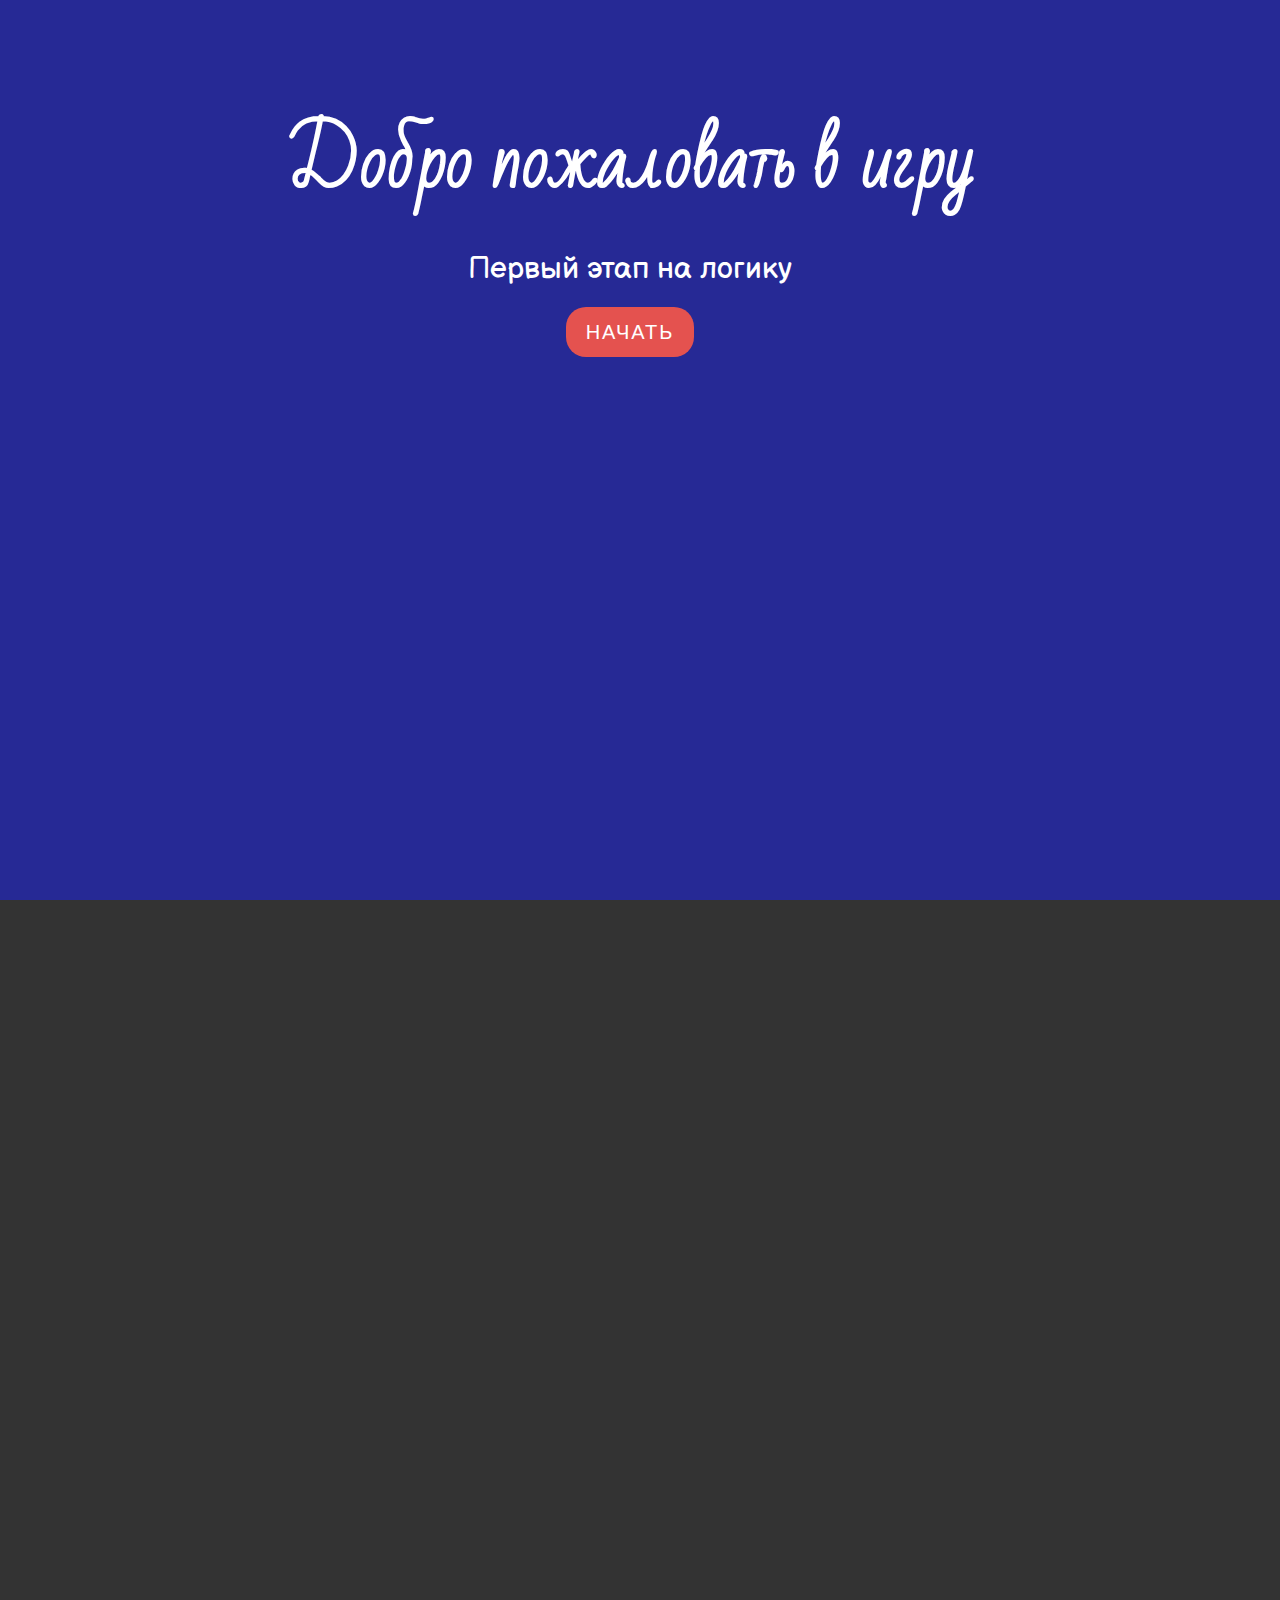
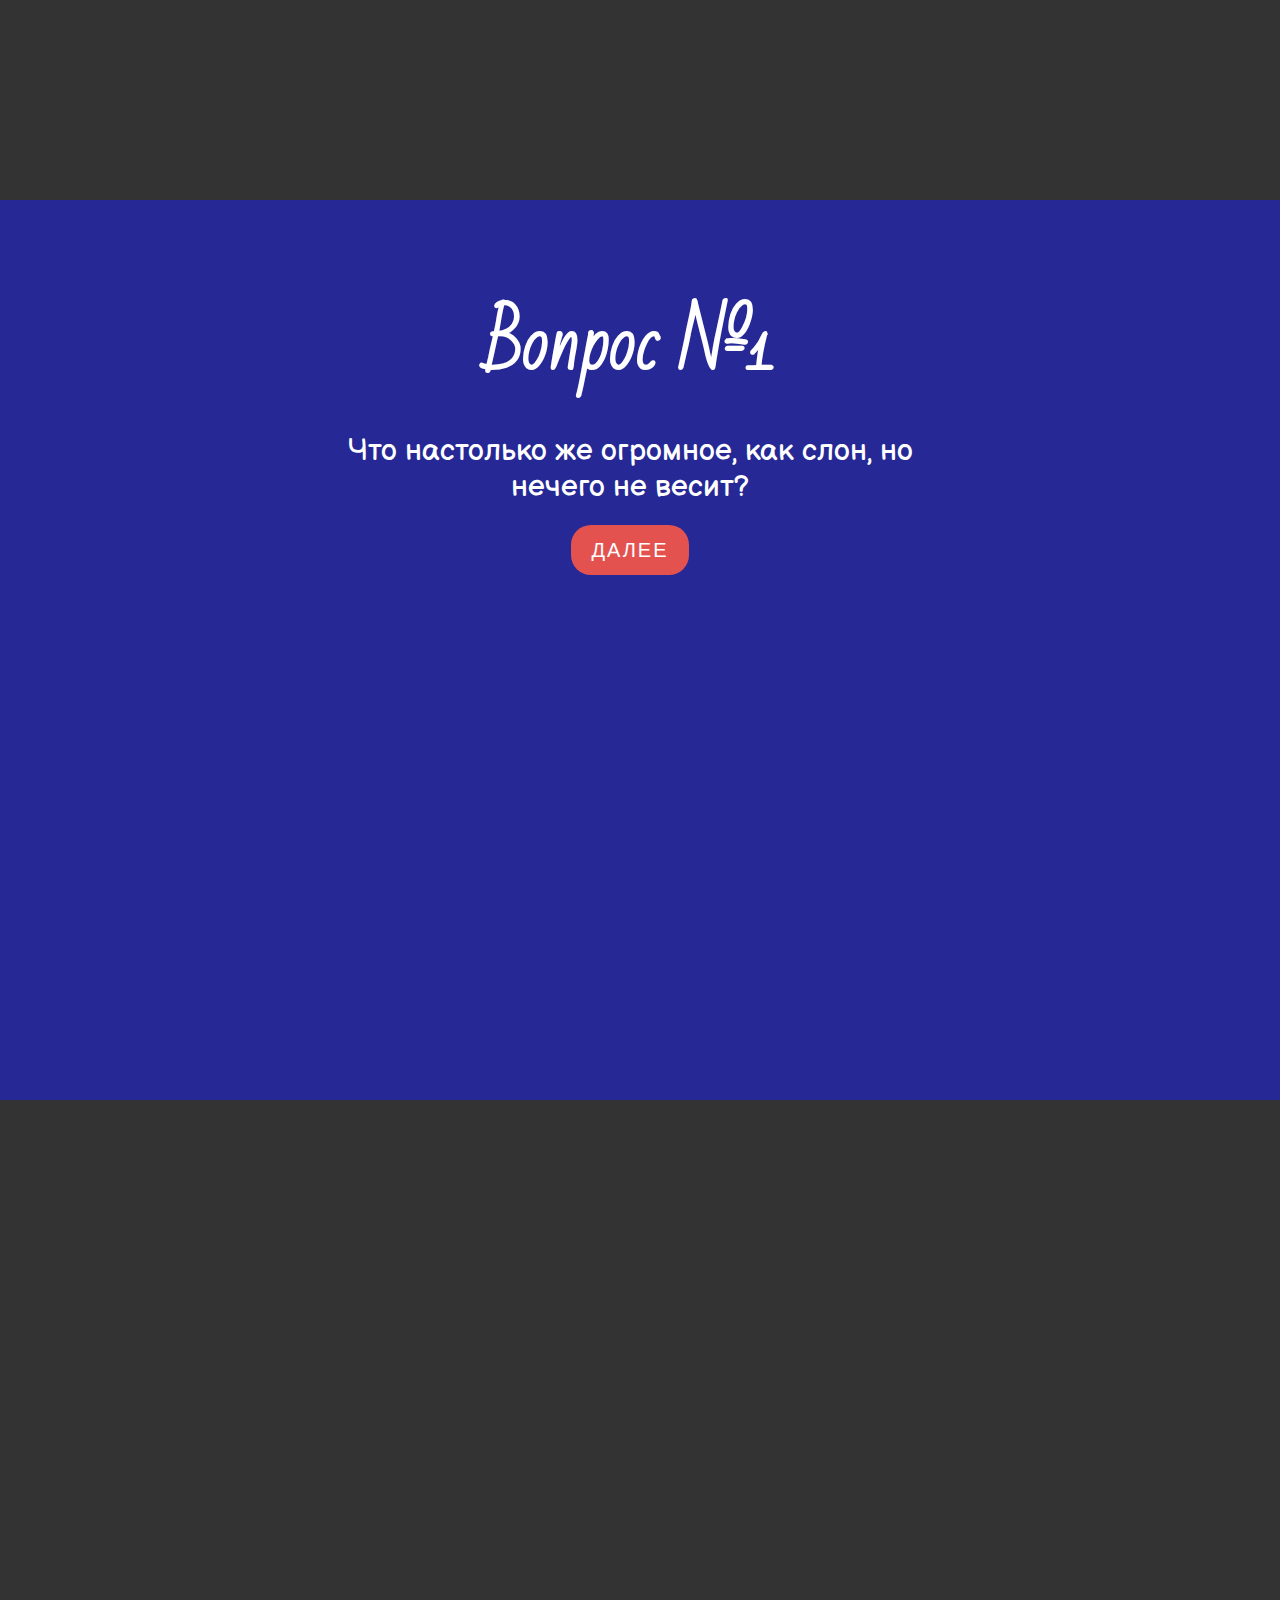
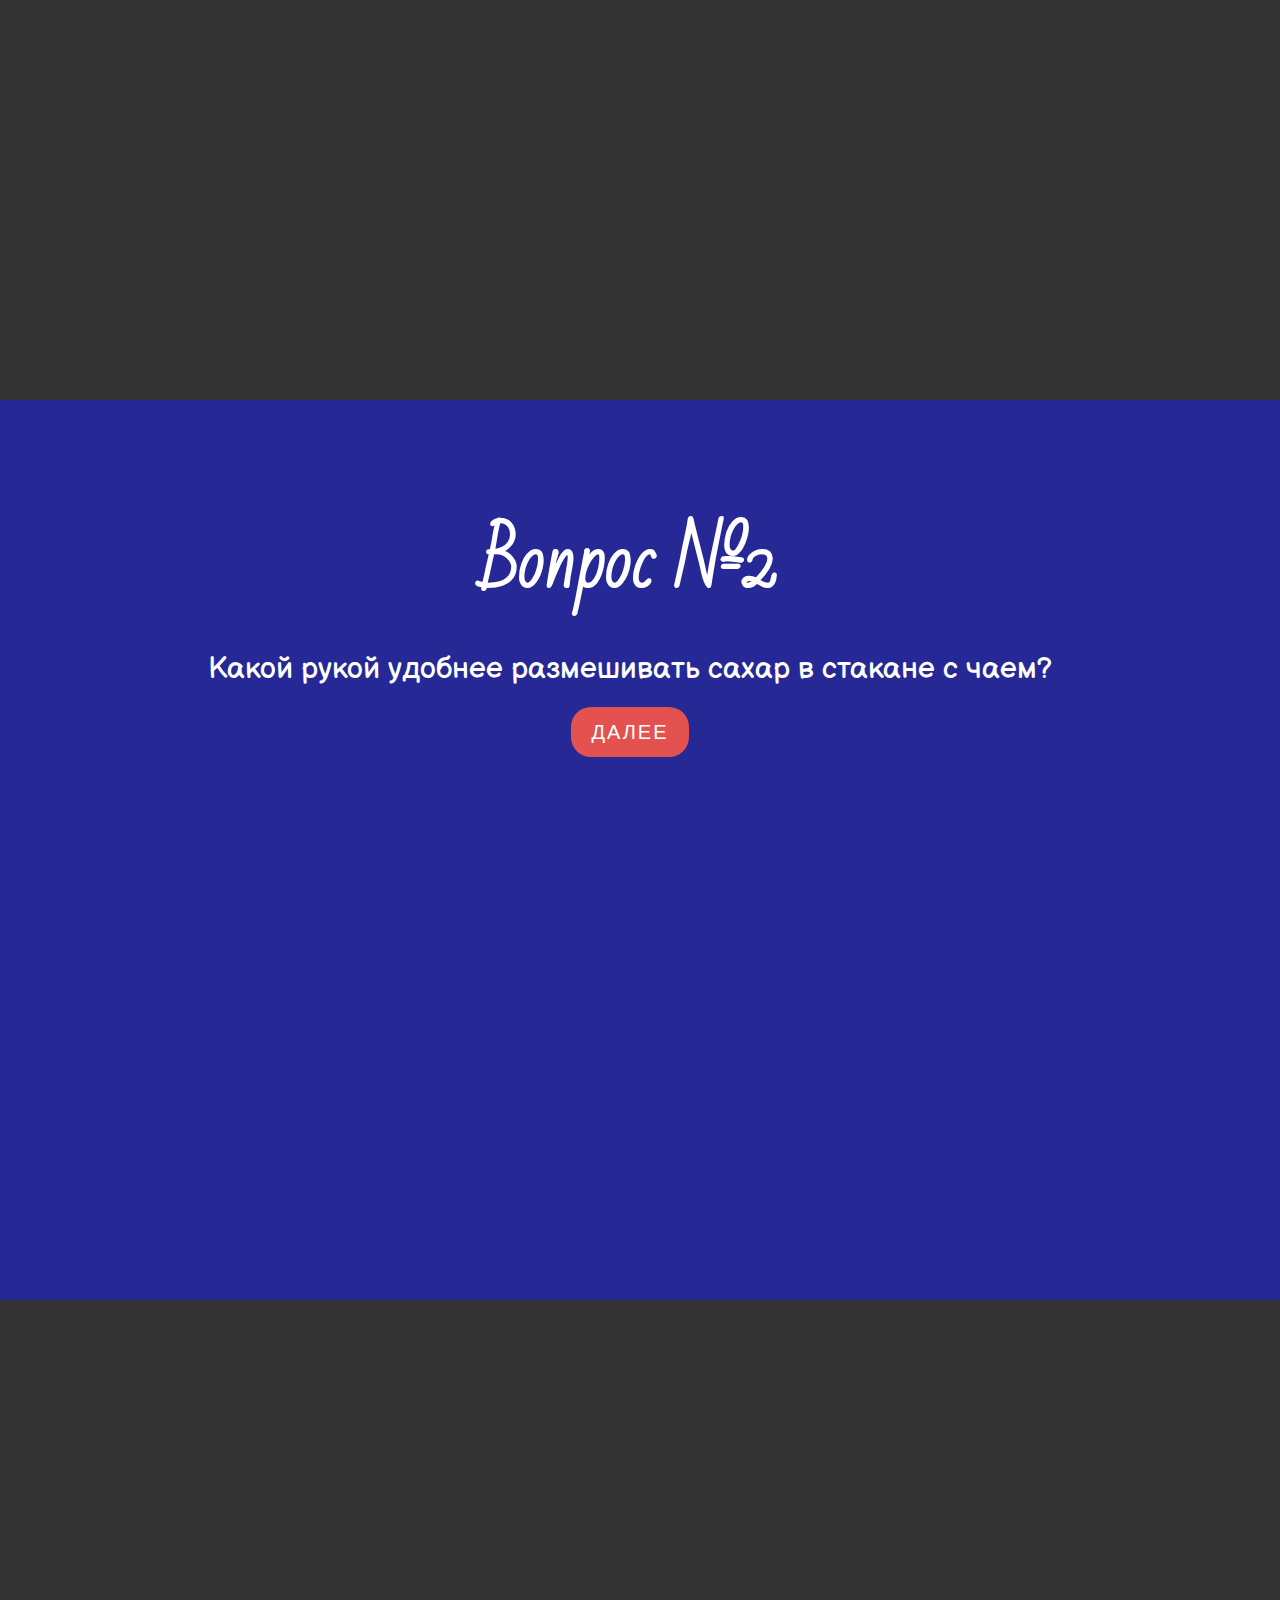
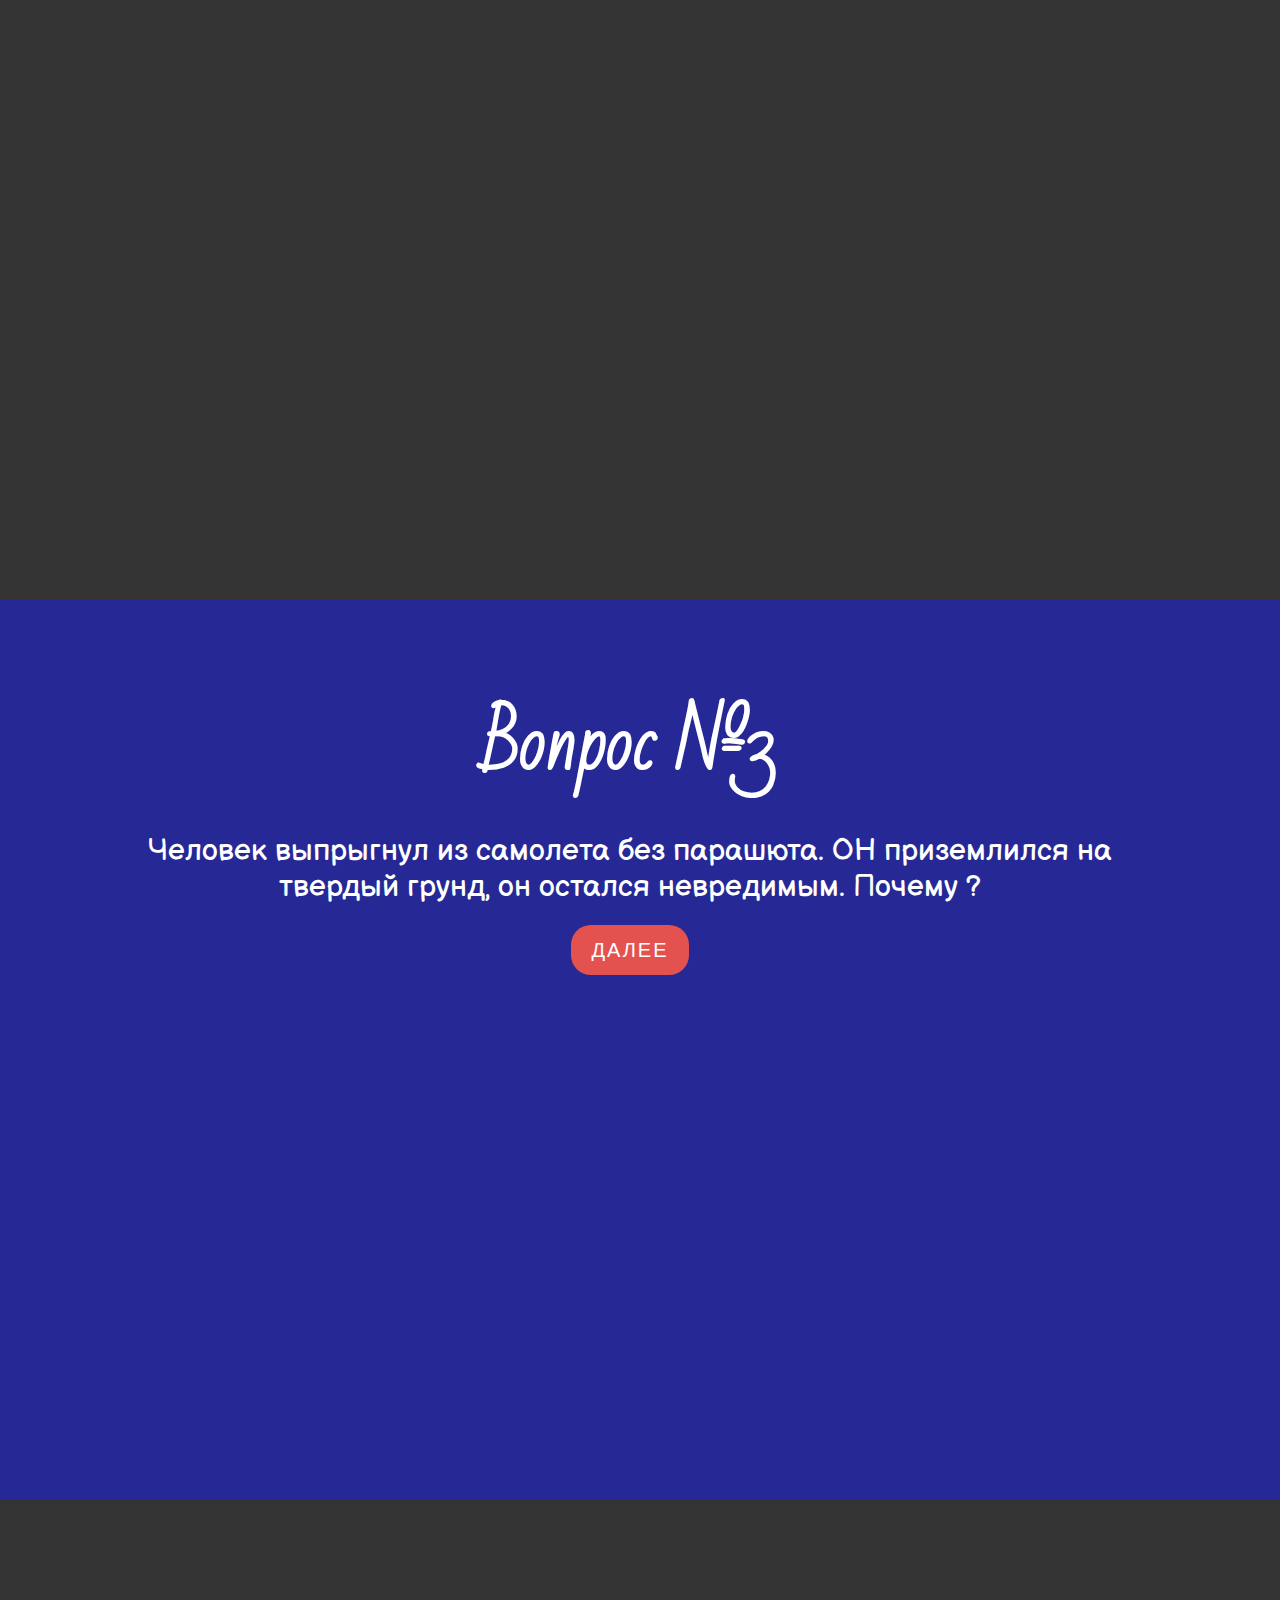
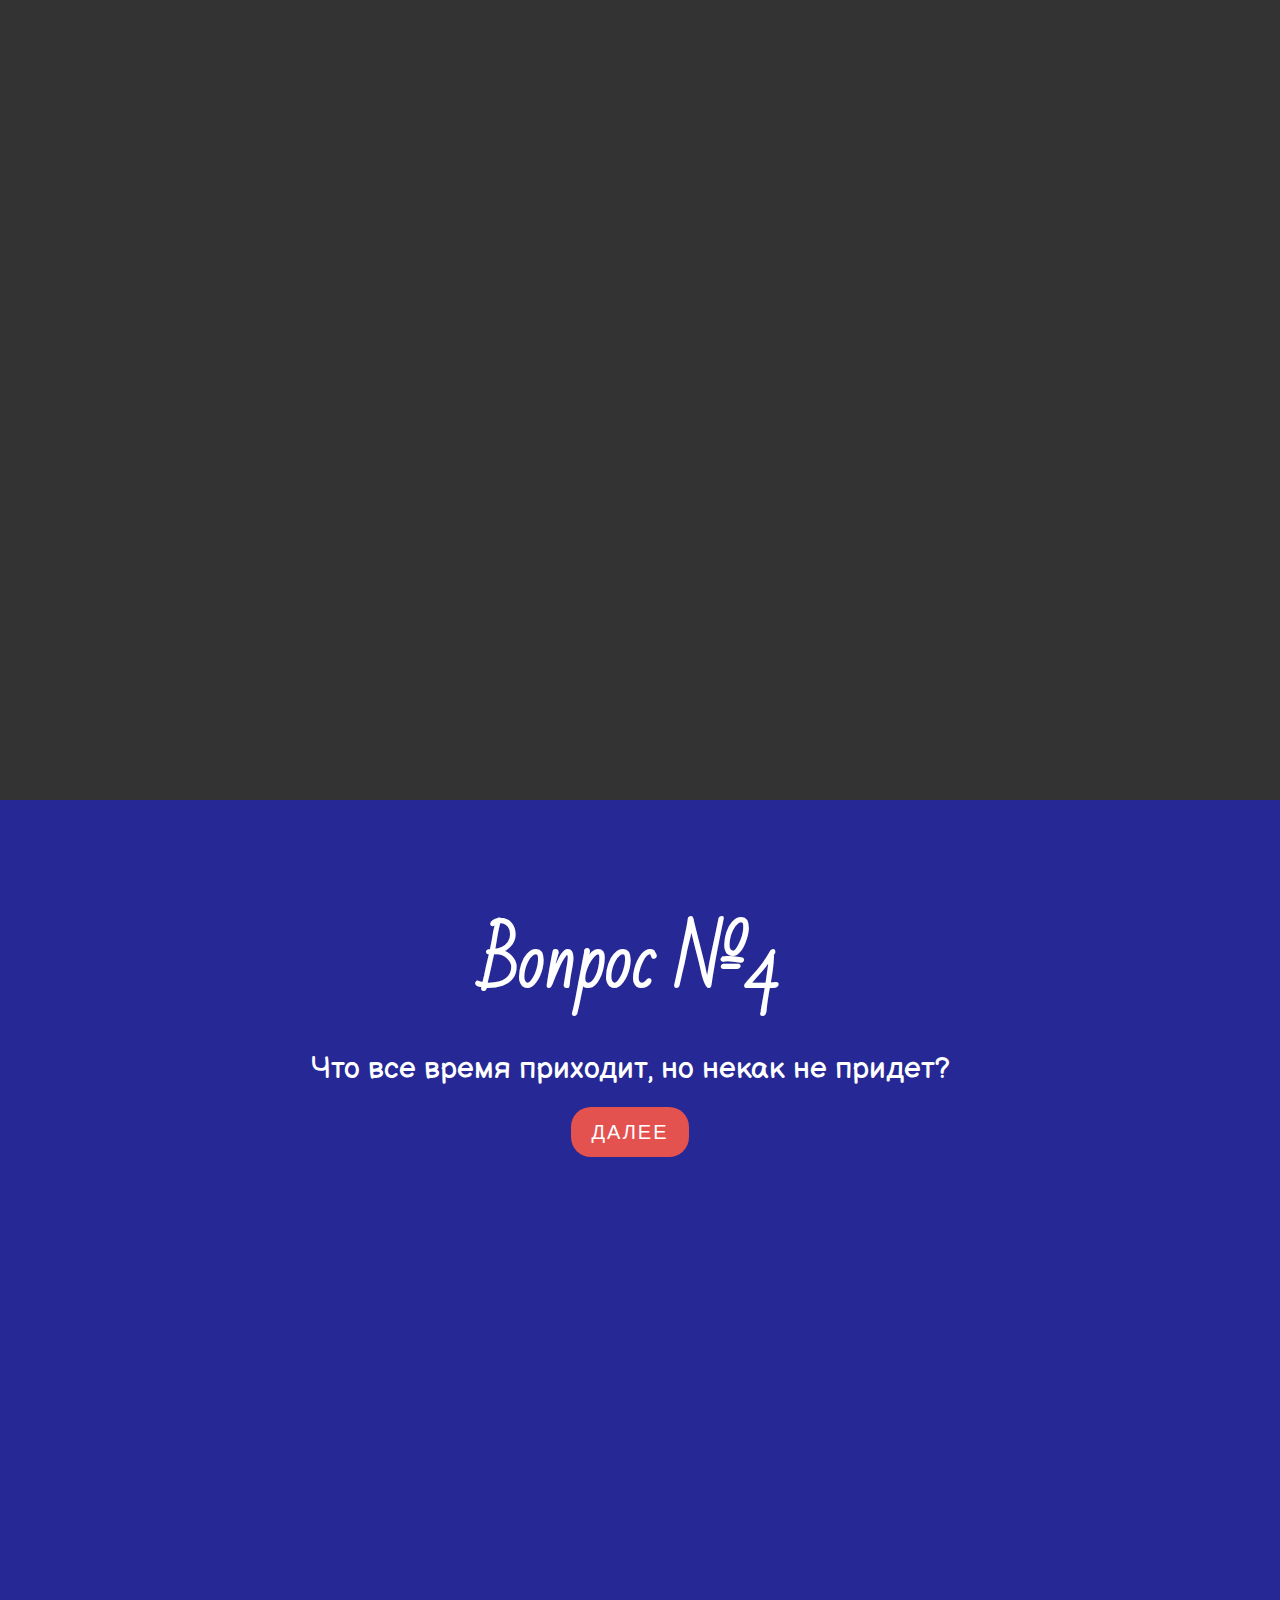
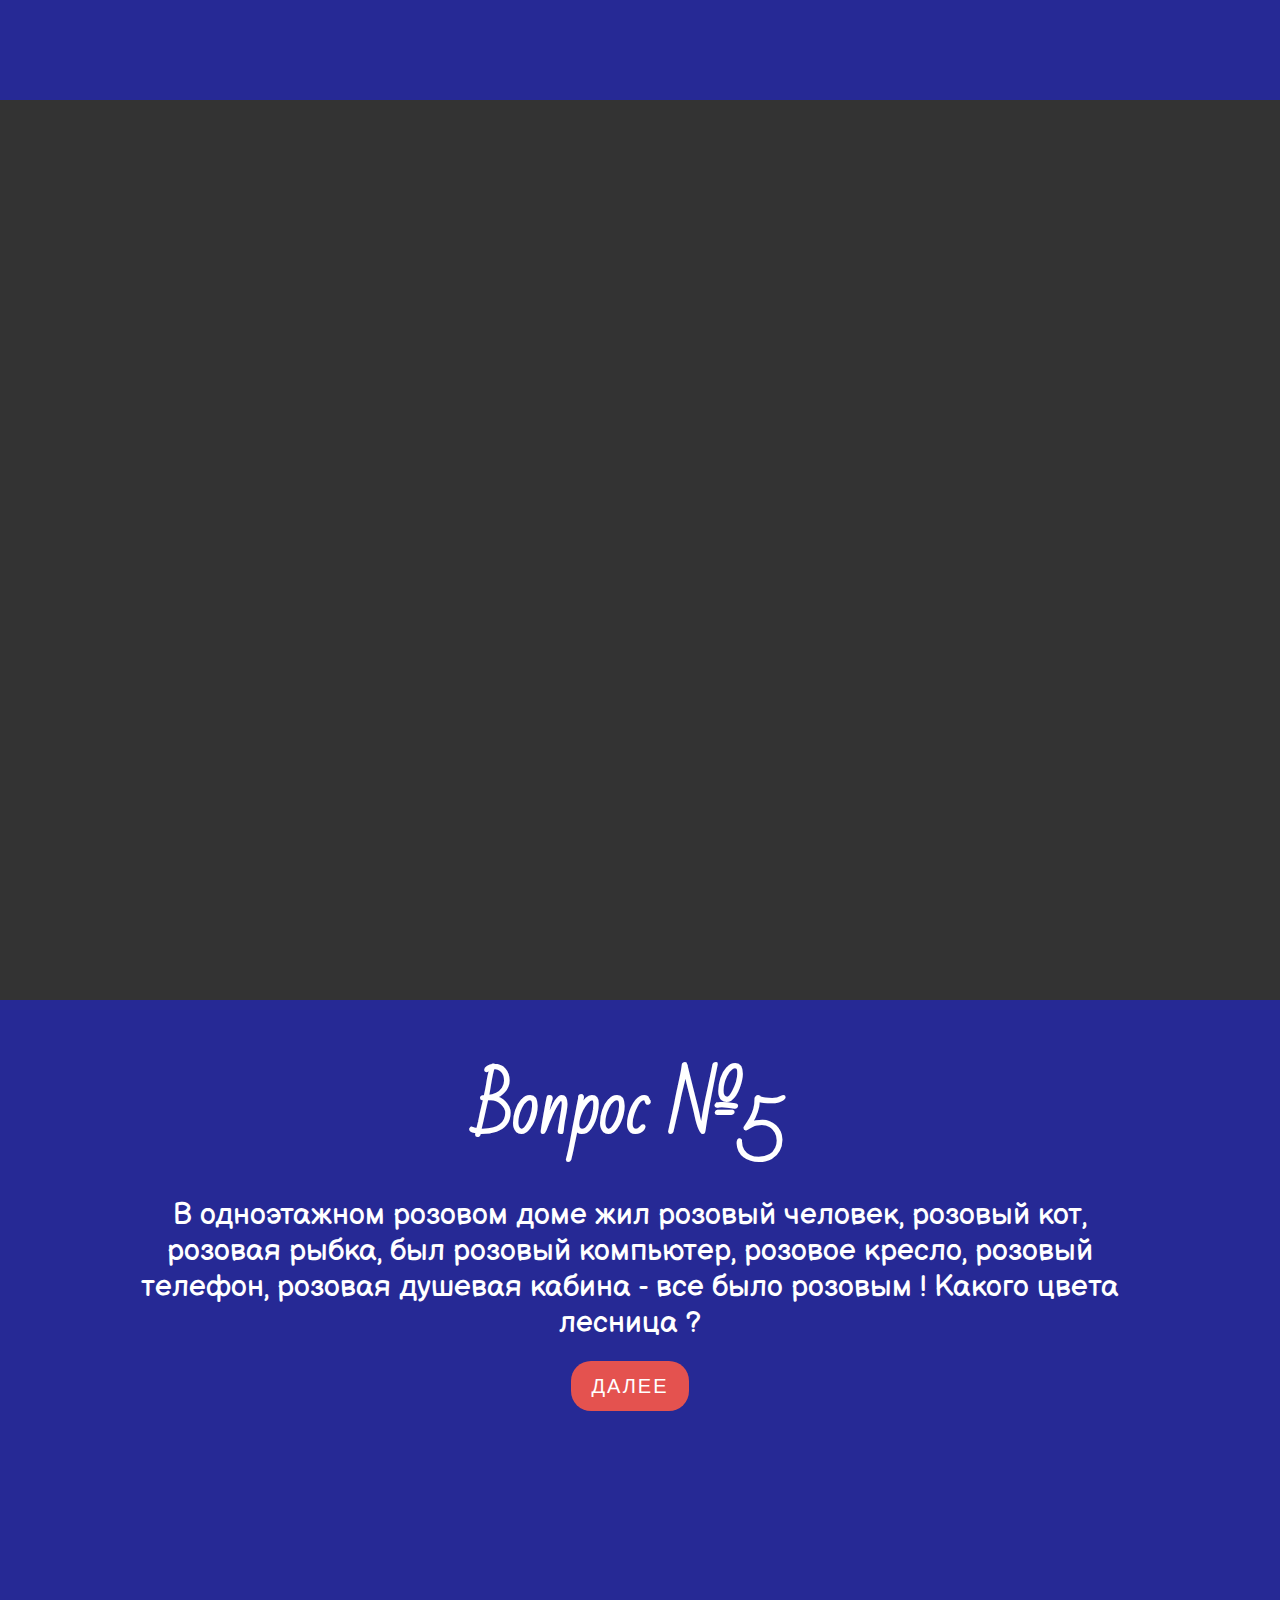
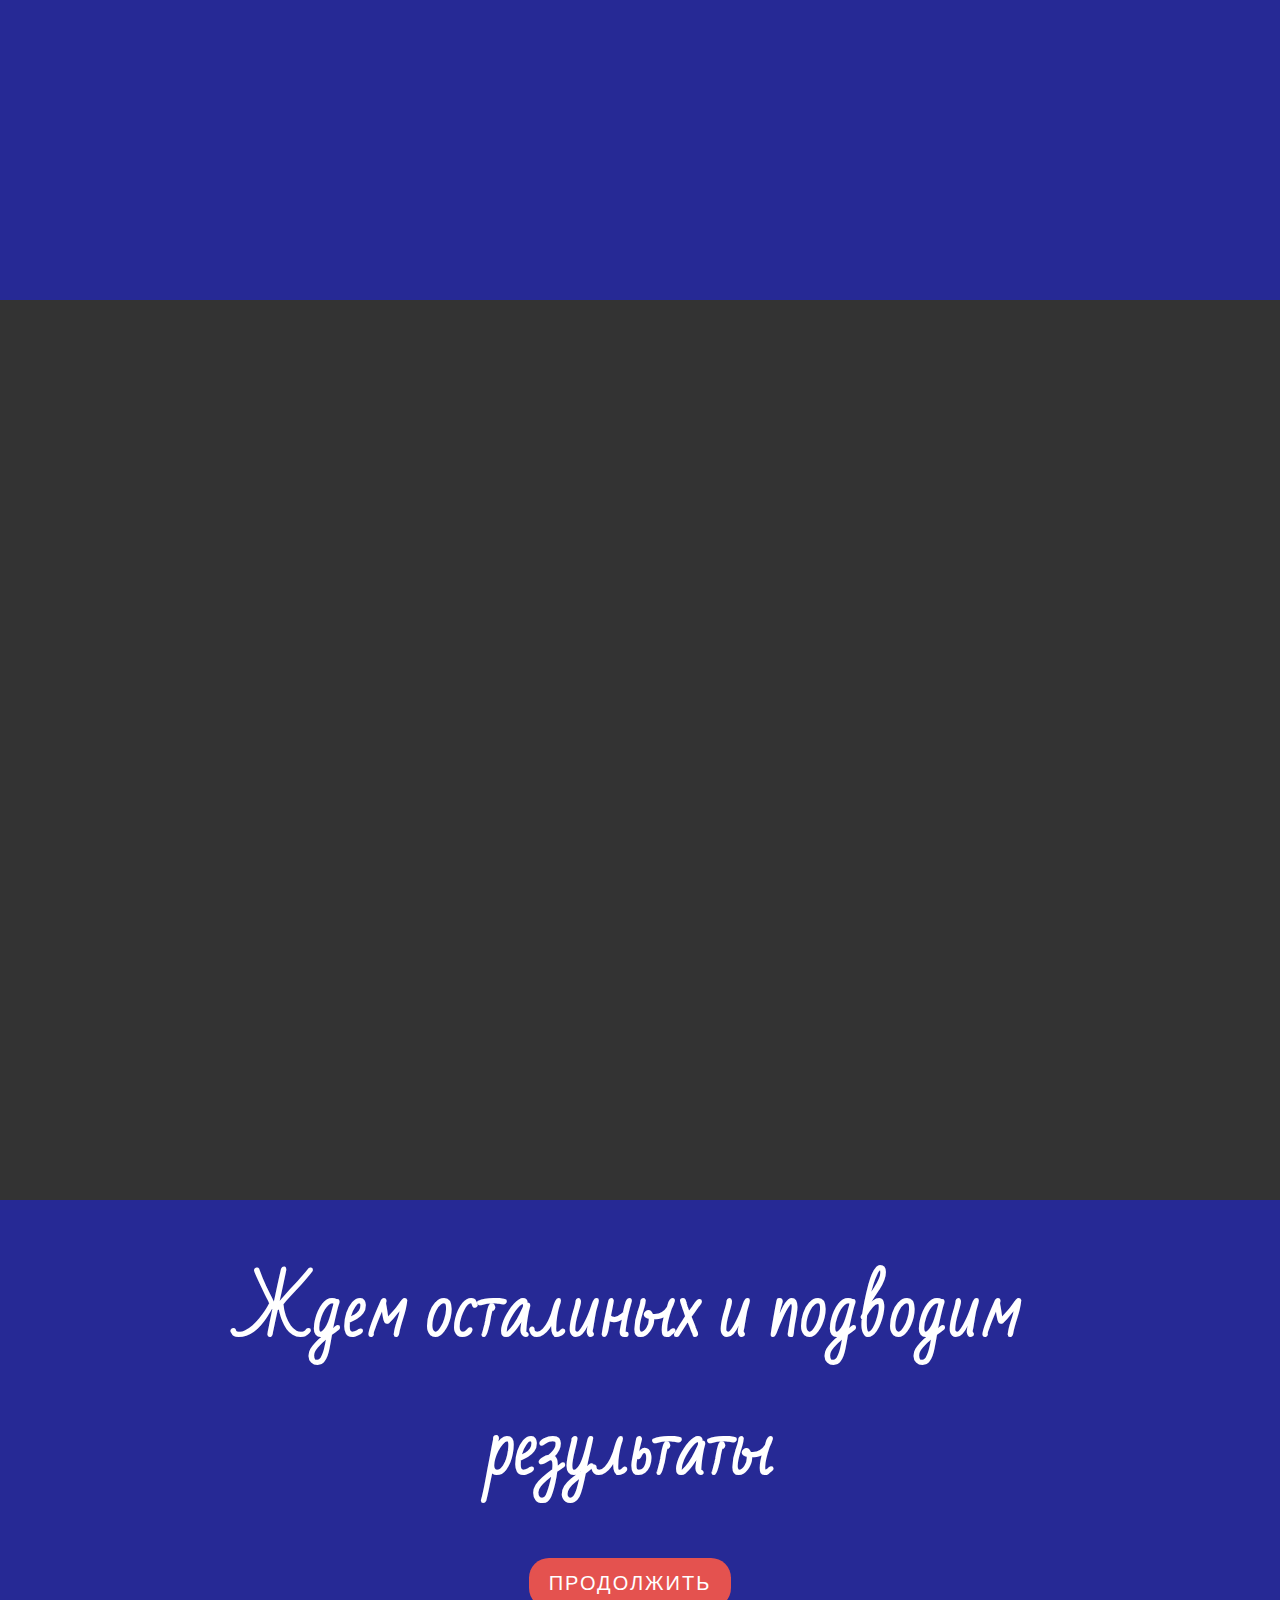
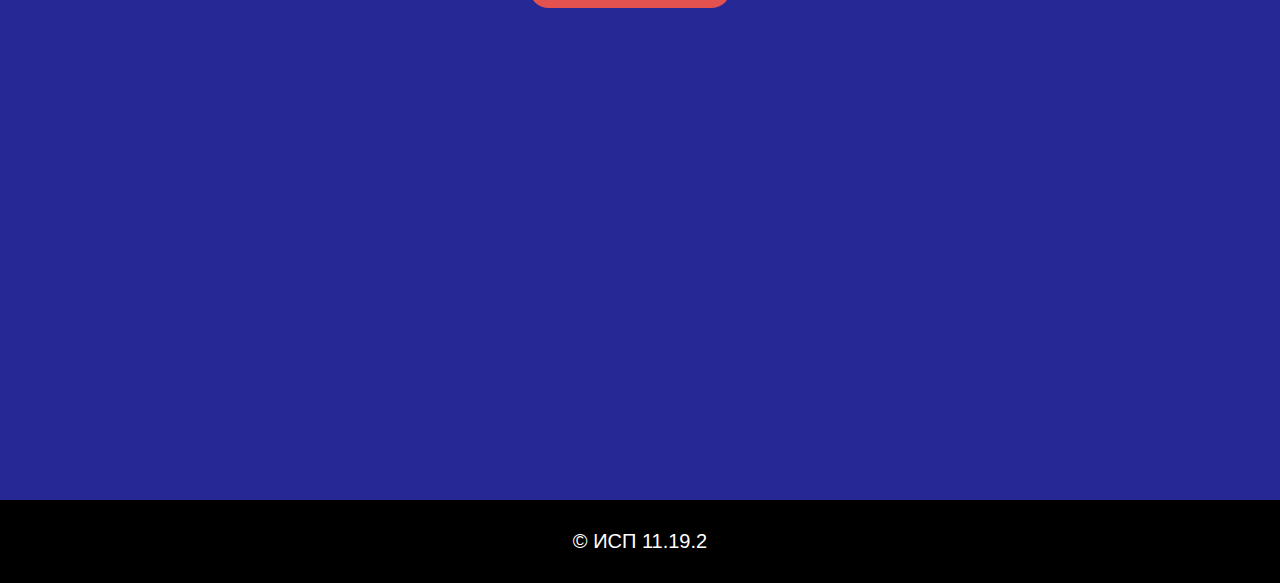
<file: Dont_touch/html/one.html>
<!doctype html>
<html lang="ru">
<head>
    <meta charset="UTF-8">
    <meta name="viewport"
          content="width=device-width, user-scalable=no, initial-scale=1.0, maximum-scale=1.0, minimum-scale=1.0">
    <meta http-equiv="X-UA-Compatible" content="ie=edge">
    <title> Тур 1 - Логика </title>
    <link rel="stylesheet" href="../css/tur.css">
    <link href="https://fonts.googleapis.com/css2?family=Bad+Script&display=swap" rel="stylesheet">
    <link href="https://fonts.googleapis.com/css2?family=Balsamiq+Sans&display=swap" rel="stylesheet">
</head>
<body>

    <div class="wrapper">
        <section class="fullscreen">
            <div class="fullscreen__body">
                <h1 class="fullscreen_title">Добро пожаловать в игру</h1>
                <div class="fullscreen_text">Первый этап на логику</div>
                <a href="#lavel" class="fullscreen__link"> Начать </a>
            </div>
        </section>
        <section class="fullscreen fullscreen_bg"></section>
        <section class="fullscreen fullscreen_twe">
            <div class="fullscreen__body" id=lavel>
                <h1 class="fullscreen_title">Вопрос №1</h1>
                <div class="fullscreen_text"> Что настолько же огромное, как слон, но<br>нечего не весит?  </div> <!--(тень слона)-->
                <a href="#lavel_1" class="fullscreen__link"> Далее </a>
                
            </div>
        </section>
        <!-- <div class="content">
            <div class="content__body">
                <p> текст задания</p>
                <p> текст задания </p>
                <p> текст задания </p>
                <p> текст задания </p>
            </div>
        </div> -->
        <section class="fullscreen fullscreen_bg_0"></section>

        <section class="fullscreen fullscreen_twe">
            <div class="fullscreen__body" id=lavel_1>
                <h1 class="fullscreen_title">Вопрос №2</h1>
                <div class="fullscreen_text"> Какой рукой удобнее размешивать сахар в стакане с чаем? </div> <!--(Рукой, которая держит ложку )-->
                <a href="#lavel_2" class="fullscreen__link"> Далее </a>
            </div>
        </section>

        <section class="fullscreen fullscreen_bg_1"></section>

        <section class="fullscreen fullscreen_twe">
            <div class="fullscreen__body" id=lavel_2>
                <h1 class="fullscreen_title">Вопрос №3</h1>
                <div class="fullscreen_text"> Человек выпрыгнул из самолета без парашюта. ОН приземлился на твердый грунд, он остался невредимым.  Почему ? </div> <!--(самолет стоял на земле-->
                <a href="#lavel_3" class="fullscreen__link"> Далее </a>
            </div>
        </section>

        <section class="fullscreen fullscreen_bg_2"></section>

        <section class="fullscreen fullscreen_twe">
            <div class="fullscreen__body" id=lavel_3>
                <h1 class="fullscreen_title">Вопрос №4</h1>
                <div class="fullscreen_text"> Что все время приходит, но некак не придет?  </div> <!--(завтра)-->
                <a href="#lavel_4" class="fullscreen__link"> Далее </a>
            </div>
        </section>

        <section class="fullscreen fullscreen_bg_4"></section>

        <section class="fullscreen fullscreen_twe">
            <div class="fullscreen__body" id=lavel_4>
                <h1 class="fullscreen_title">Вопрос №5</h1>
                <div class="fullscreen_text"> В одноэтажном розовом доме жил розовый человек, розовый кот, розовая рыбка, был розовый компьютер, розовое кресло, розовый телефон, розовая душевая кабина  - все было розовым ! Какого цвета лесница ? </div>
                <a href="#lavel_5" class="fullscreen__link"> Далее </a>
            </div>
        </section>

        <section class="fullscreen fullscreen_bg_5"></section>


        <section class="fullscreen fullscreen_twe">
            <div class="fullscreen__body" id=lavel_5>
                <h1 class="fullscreen_title"> Ждем осталиных и подводим результаты </h1>
                <div class="fullscreen_text"></div>
                <a href="twe.html" class="fullscreen__link"> Продолжить </a>
            </div>
        </section>

        <!-- <section class="fullscreen fullscreen_bg_6"></section> -->

        
      

        <footer class="footer">
            <div class="footer__body">
                &#169; ИСП 11.19.2    
            </div>
        </footer>
    </div>

</body>
</html>
</file>
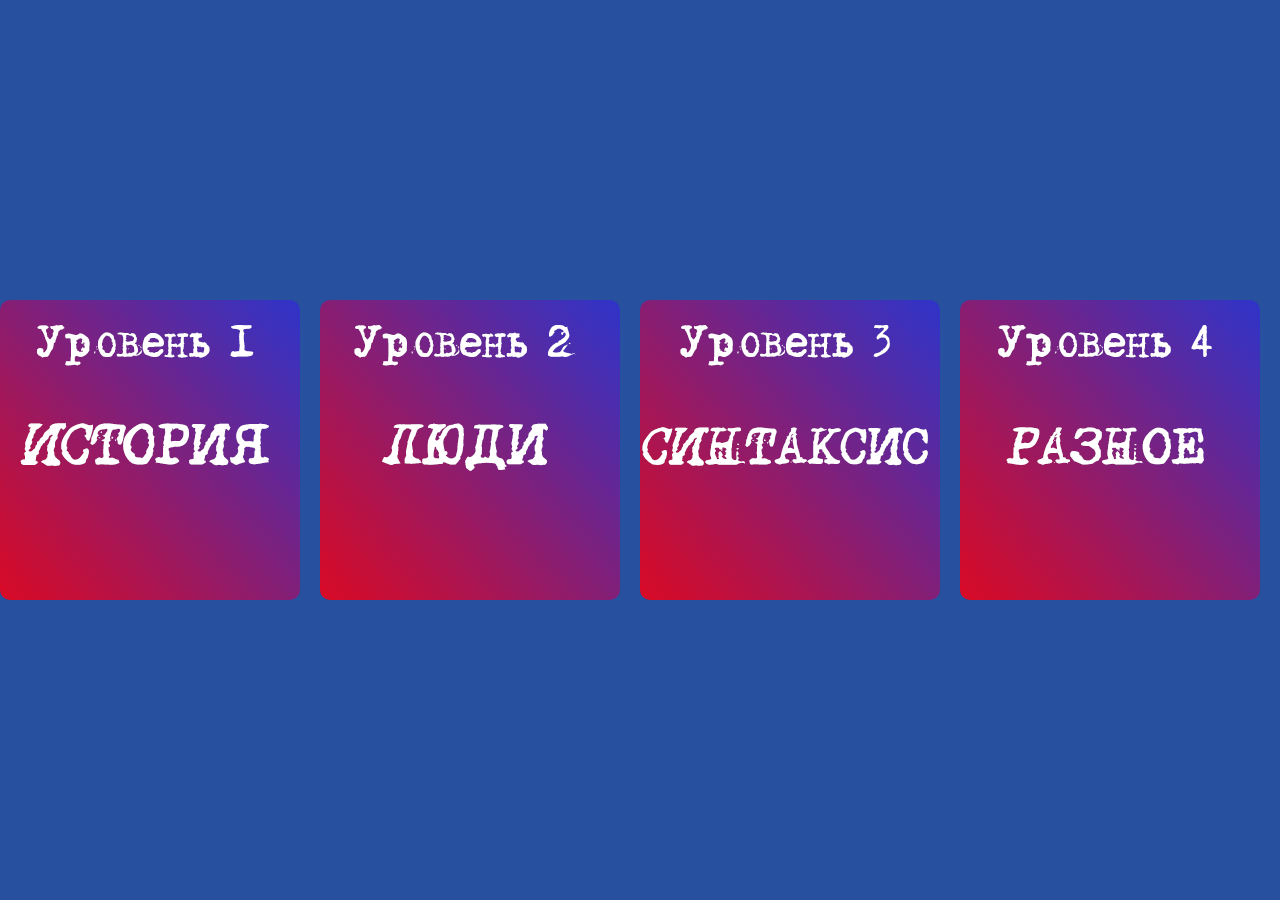
<file: Dont_touch/html/tree.html>
<!DOCTYPE html>
<html lang="en">
<head>
    <meta charset="UTF-8">
    <title> 3 Тур </title>
    <link rel="stylesheet" href="../css/tree.css">
    <link href="https://fonts.googleapis.com/css2?family=Bad+Script&display=swap" rel="stylesheet">
</head>
<body>

<div class="wrap">
    <div class="card">
        <div class="front img"><span></span></div>
        <div class="back"><span><p class="center"><a href="find/history_one.html">Истории IT</a></p></span></div>
    </div>
    <div class="card">
        <div class="front img_0"><span>  </span></div>
        <div class="back"><span><p class="center"><a href="find/People.html">Люди связанные с IT</a></p></span></div>
    </div>
    <div class="card">
        <div class="front img_1"><span></span></div>
        <div class="back"><span><p class="center"><a href="find/code.html">Правила написания кода</a></p></span></div>
    </div>
    <div class="card">
        <div class="front img_2"><span></span></div>
        <div class="back"><span><p class="center"><a href="find/priz.html">Кейс сюрприз</a></p></span></div>
    </div>
    <!-- <div class="card">
        <div class="front img_3"><span></span></div>
        <div class="back"><span><p class="center"><a href="#">Истории IT</a></p></span></div>
    </div>
    <div class="card">
        <div class="front img_4"><span></span></div>
        <div class="back"><span><p class="center"><a href="#">Люди связанные с IT</a></p></span></div>
    </div>
    <div class="card">
        <div class="front img_5"><span></span></div>
        <div class="back"><span><p class="center"><a href="">Правила написания кода</a></p></span></div>
    </div>
    <div class="card">
        <div class="front img_6"><span></span></div>
        <div class="back"><span><p class="center"><a href="#">Кейс сюрприз</a></p></span></div>
    </div> -->
<script>
    function send(){
        alert(" В разработке ")
    }
</script>
</div>
</body>
</html>
</file>
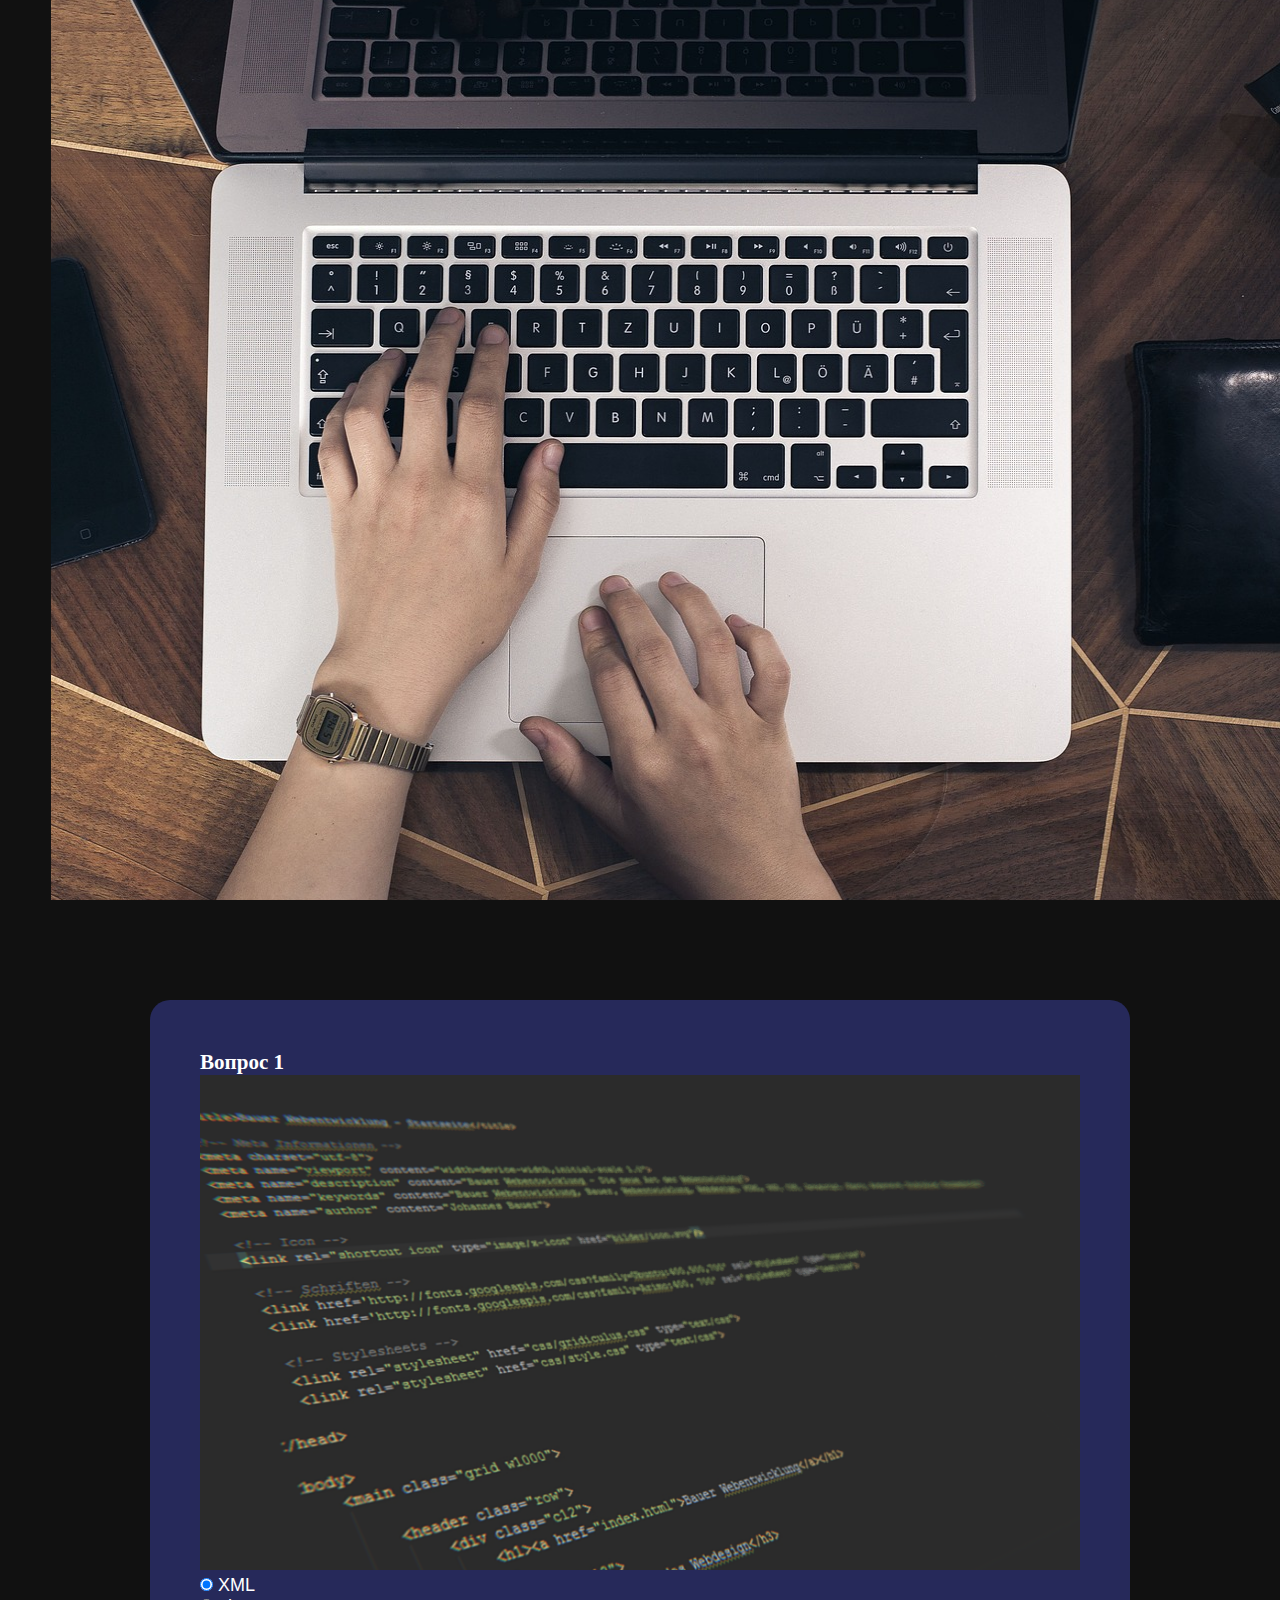
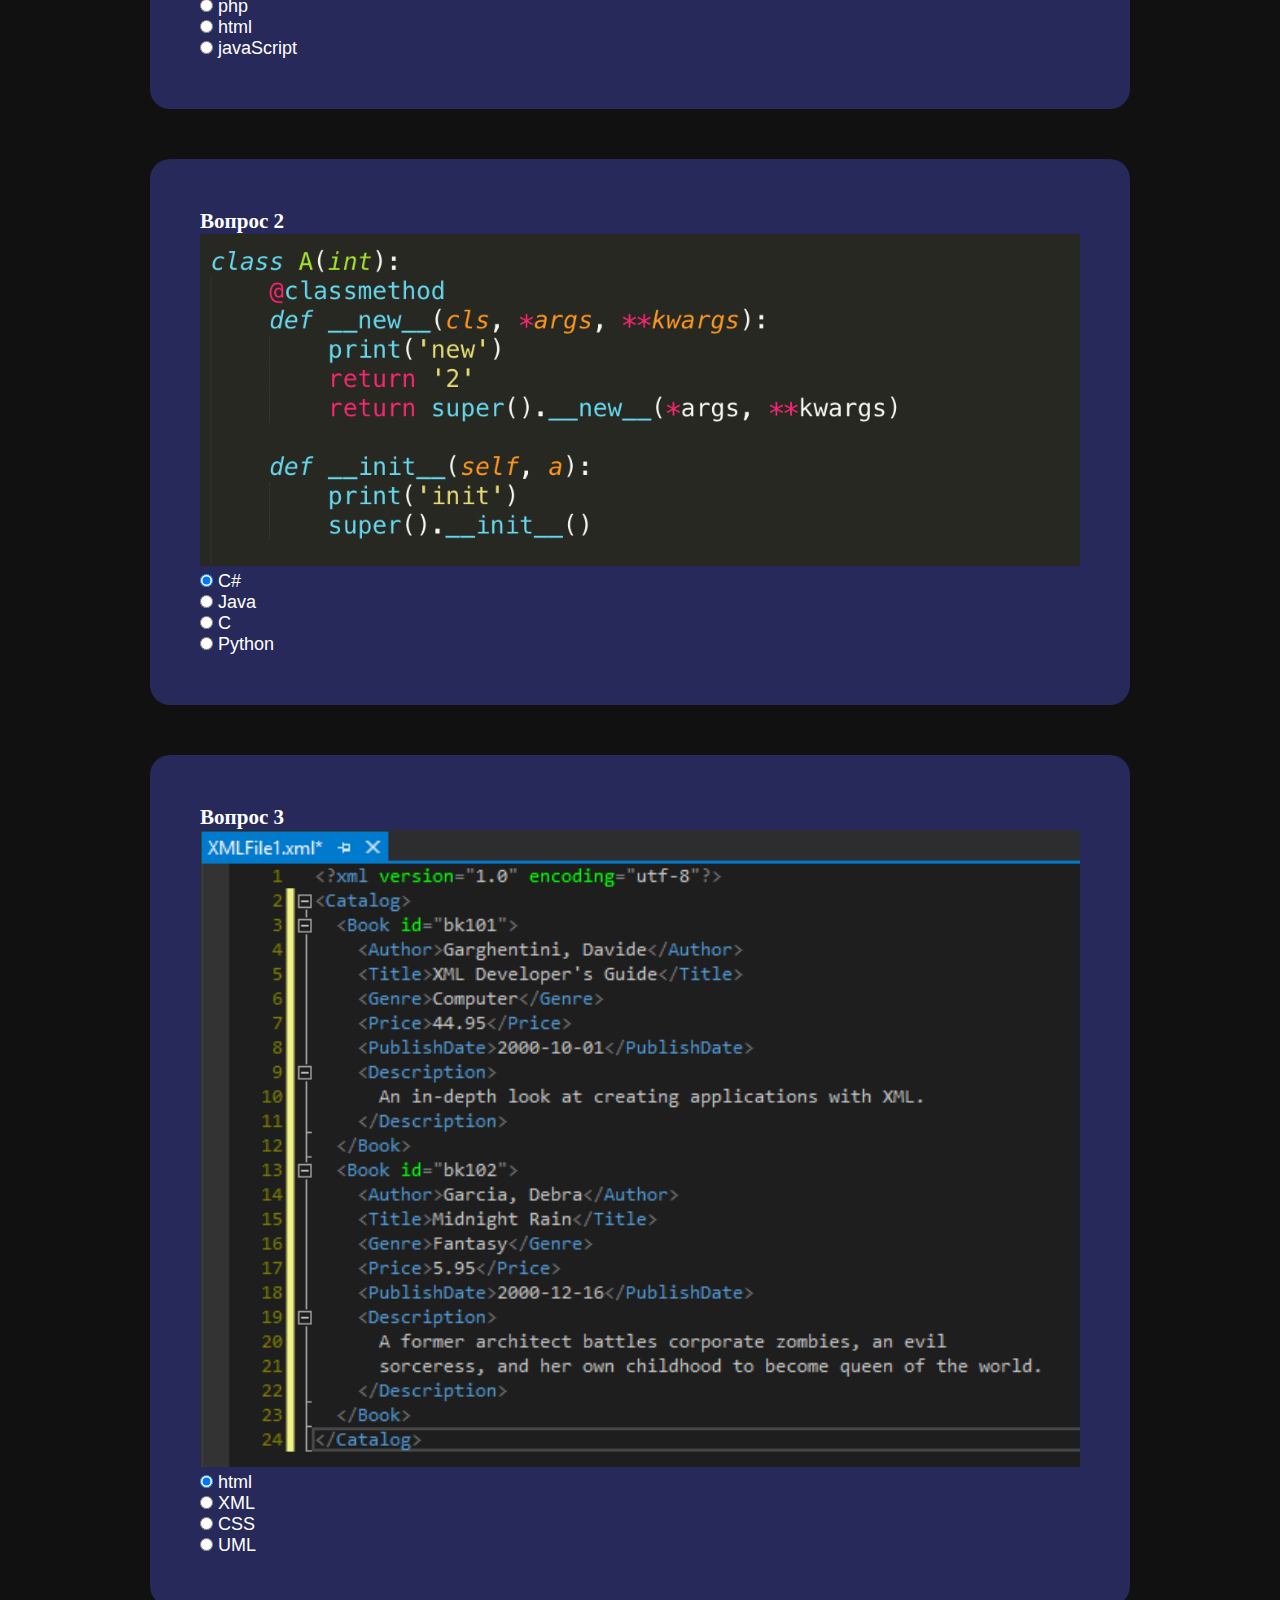
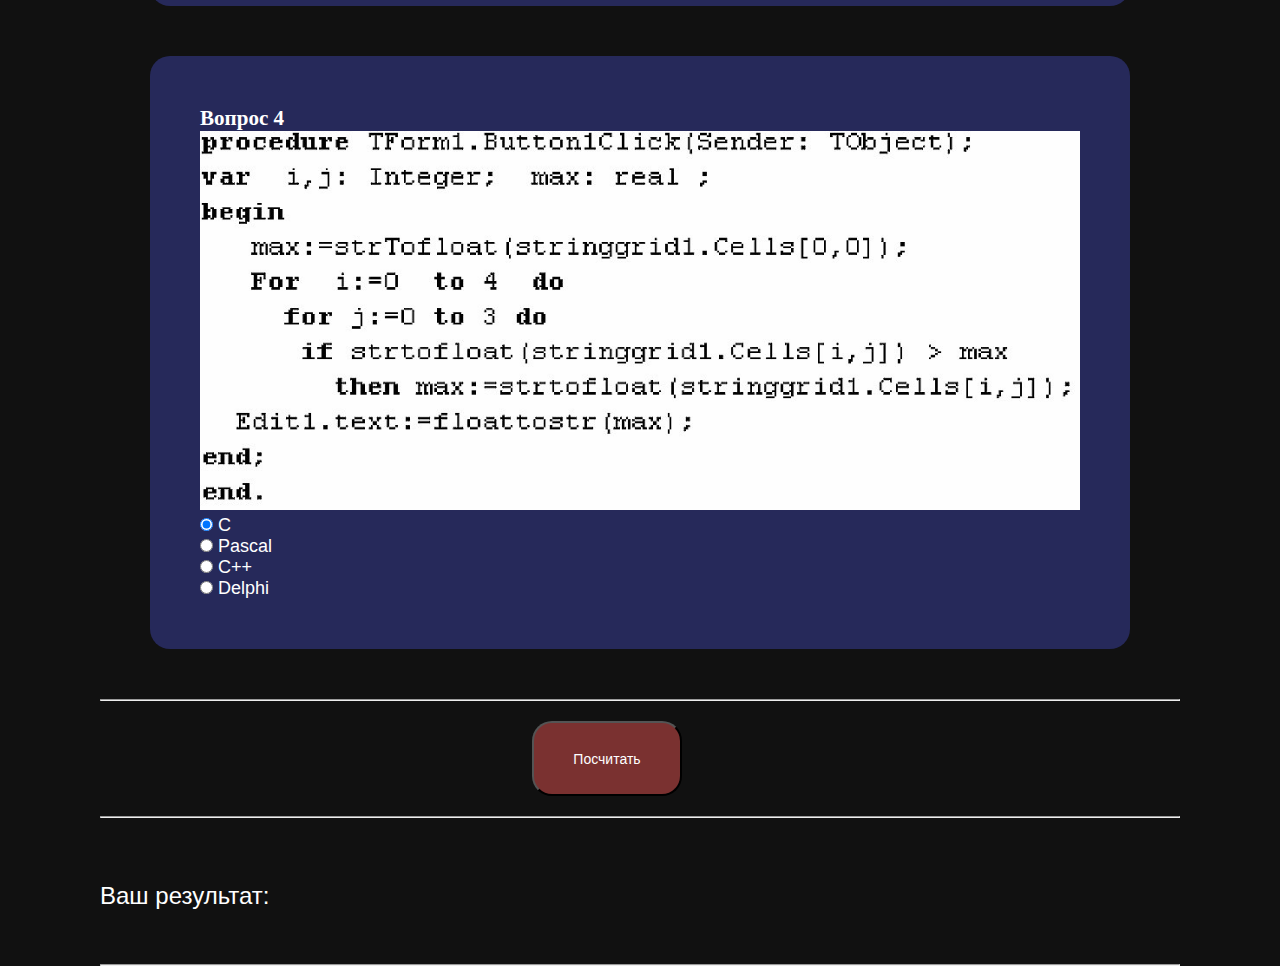
<file: Dont_touch/html/find/code.html>
<!DOCTYPE html>
<html lang="ru">
<head>
    <meta charset="UTF-8">
    <meta http-equiv="CONTENT-LANGUAGE" content="ru">
    <title> Синтаксис </title>
    <link rel="stylesheet" href="../../css/find.css">
    <!-- <link rel="import" href="../stats.html"> -->

</head>
<body>

    <div class="wrapper">
        <div class="main code__bg">
            <h1 class="main__title"> Магия кода </h1>
        </div>
        <div class="overlay code"></div>
        <div class="overlay code"></div>
        <div class="overlay code"></div>
        <div class="overlay code"></div>
        <div class="overlay code"></div>
        <div class="overlay code"></div>
        <div class="overlay code"></div>
        <div class="overlay code"></div>
        <div class="overlay code"></div>
        <div class="overlay code"></div>
        <div class="overlay code"></div>
        <div class="overlay code"></div>
        <div class="overlay code"></div>
        <div class="overlay code"></div>
        <div class="overlay code"></div>
        <div class="overlay code"></div>
        <div class="overlay code"></div>
        <div class="overlay code"></div>
        <div class="overlay code"></div>
        <div class="overlay code"></div>
        <div class="overlay code"></div>
        <div class="overlay code"></div>
        <div class="overlay code"></div>
        <div class="overlay code"></div>
        <div class="overlay code"></div>
      
    </div>

    <div class="contaiter">
        <div class="content">
            <div class="block">
                    <form name="quiz" class="quiz" id="quiz" action="javascript:check();">
                           <div class="block__content">
                            <h3> Вопрос 1 </h3>
                            <img src="../../img/cod/tml.jpg"/> <br>
                            <input name="vopros1" checked="checked" value="no" id="value1" type="radio"> XML <br>
                            <input name="vopros1" value="no" id="value2" type="radio"> php <br>
                            <input name="vopros1" value="yes" id="value3" type="radio"> html <br>
                            <input name="vopros1" value="nо" id="value4" type="radio"> javaScript <br>
                        </div>
                        <div class="block__content">
                            <h3> Вопрос 2 </h3>
                            <img src="../../img/cod/python.png">
                            <input name="vopros2" checked="checked" value="no" id="value1" type="radio"> C# <br>
                            <input name="vopros2" value="no" id="value2" type="radio"> Java <br>
                            <input name="vopros2" value="no" id="value3" type="radio"> C <br>
                            <input name="vopros2" value="yes" id="value4" type="radio"> Python <br>
                        </div>
                        <div class="block__content">
                            <h3> Вопрос 3 </h3>
                            <img src="../../img/cod/ml.png" alt="">
                            <input name="vopros3" checked="checked" value="no" id="value1" type="radio"> html <br>
                            <input name="vopros3" value="yes" id="value2" type="radio"> XML <br>
                            <input name="vopros3" value="no" id="value3" type="radio"> CSS <br>
                            <input name="vopros3" value="nо" id="value4" type="radio"> UML <br>
                        </div>
                        <div class="block__content">
                            <h3> Вопрос 4 </h3>
                            <img src="../../img/cod/Delphi.jpg">
                            <input name="vopros4" checked="checked" value="no" id="value1" type="radio"> C <br>
                            <input name="vopros4" value="no" id="value2" type="radio"> Pascal <br>
                            <input name="vopros4" value="no" id="value3" type="radio"> C++ <br>
                            <input name="vopros4" value="yes" id="value4" type="radio"> Delphi <br>

                        </div>
                           
                           <hr>
                           <input value=" Посчитать " type="submit" id="submit" onclick="rrr(this)">
                           <hr>
                           <br>
                           <br>
                        </form>
                        <p id="stat"> Ваш результат:  </p>
                        <hr>
                
            </div>
        </div>
    </div>

<script src="https://cdnjs.cloudflare.com/ajax/libs/jquery/3.3.1/jquery.min.js"></script>
<script src="../../js/history_one.js"></script>


</body>
</html>
</file>
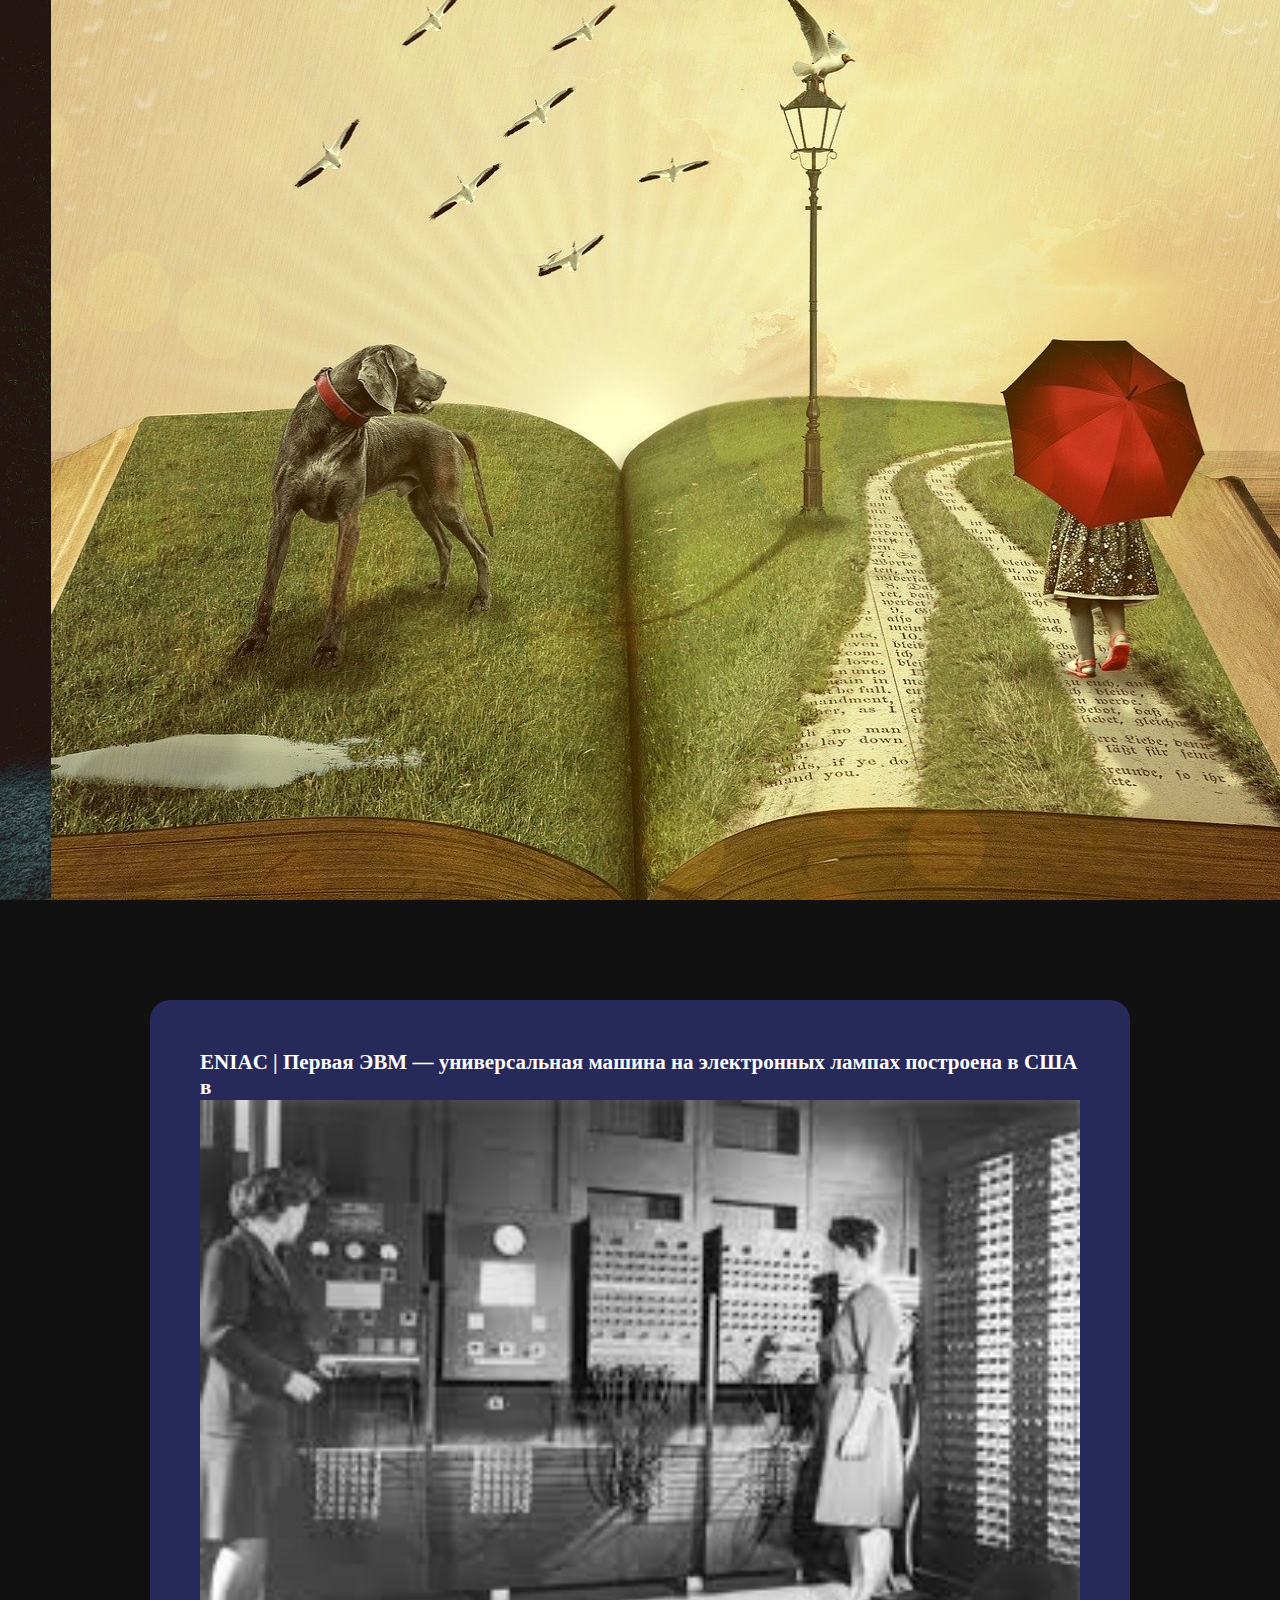
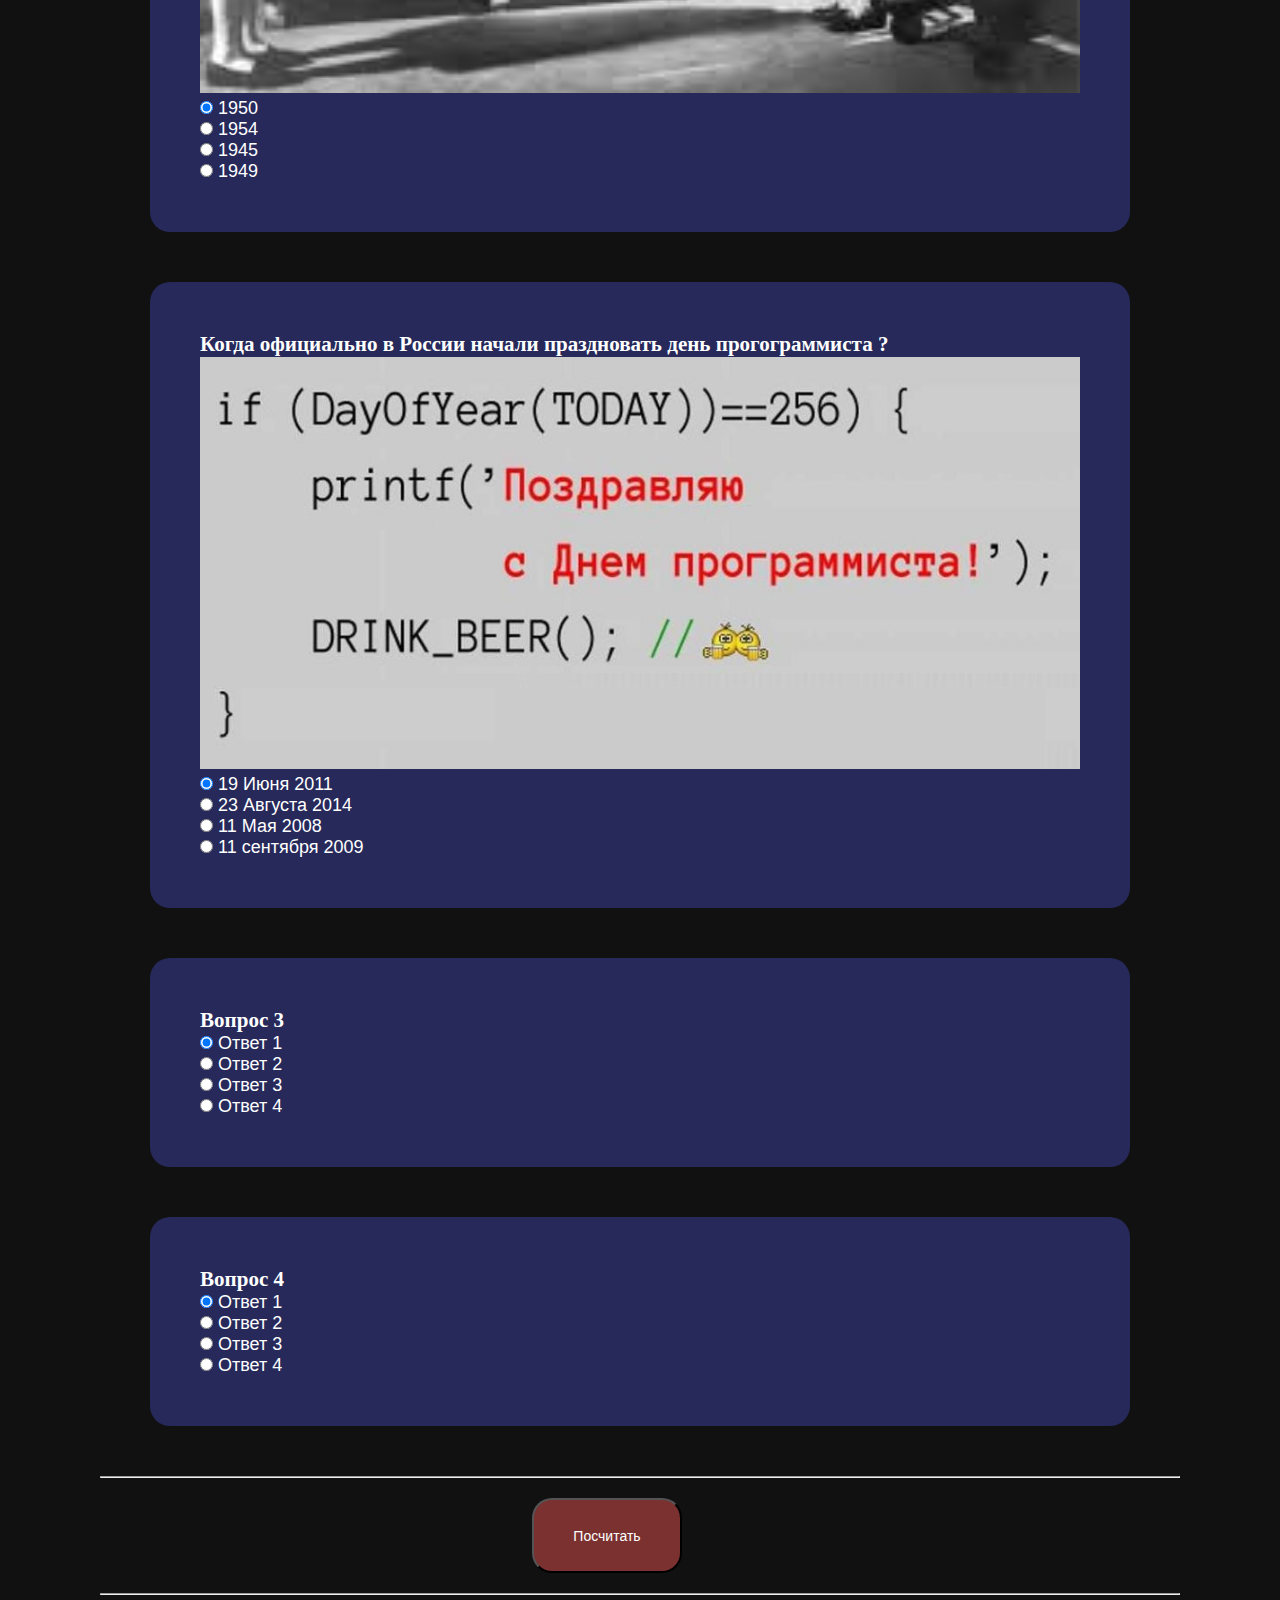
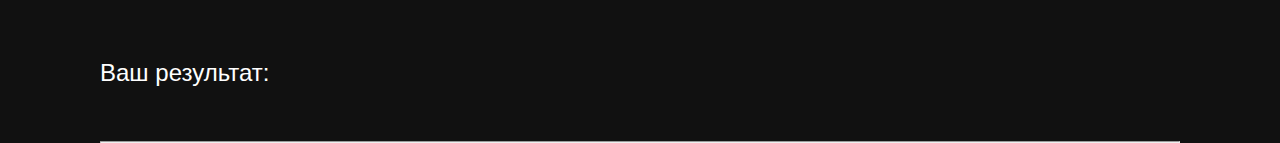
<file: Dont_touch/html/find/history_one.html>
<!DOCTYPE html>
<html lang="ru">
<head>
    <meta charset="UTF-8">
    <meta http-equiv="CONTENT-LANGUAGE" content="ru">
    <title> История </title>
    <link rel="stylesheet" href="../../css/find.css">
    <!-- <link rel="import" href="../stats.html"> -->

</head>
<body>

    <div class="wrapper">
        <div class="main histoty__bg">
            <h1 class="main__title"> История IT техналогий </h1>
        </div>
       <div class="overlay histoty"></div>
       <div class="overlay histoty"></div>
       <div class="overlay histoty"></div>
       <div class="overlay histoty"></div>
       <div class="overlay histoty"></div>
       <div class="overlay histoty"></div>
       <div class="overlay histoty"></div>
       <div class="overlay histoty"></div>
       <div class="overlay histoty"></div>
       <div class="overlay histoty"></div>
       <div class="overlay histoty"></div>
       <div class="overlay histoty"></div>
       <div class="overlay histoty"></div>
       <div class="overlay histoty"></div>
       <div class="overlay histoty"></div>
       <div class="overlay histoty"></div>
       <div class="overlay histoty"></div>
       <div class="overlay histoty"></div>
       <div class="overlay histoty"></div>
       <div class="overlay histoty"></div>
       <div class="overlay histoty"></div>
       <div class="overlay histoty"></div>
       <div class="overlay histoty"></div>
       <div class="overlay histoty"></div>
       <div class="overlay histoty"></div>
       
    </div>

    <div class="contaiter">
        <div class="content">
            <div class="block">
                    <form name="quiz" class="quiz" id="quiz" action="javascript:check();">
                           <div class="block__content">
                            <h3> ENIAC | 
                                Первая ЭВМ — универсальная машина на электронных лампах построена в США в</h3>
                            <img src="../../img/Eniac.jpg"/> <br>
                            <input name="vopros1" checked="checked" value="no" id="value1" type="radio"> 1950 <br>
                            <input name="vopros1" value="no" id="value2" type="radio"> 1954 <br>
                            <input name="vopros1" value="yes" id="value3" type="radio"> 1945 <br>
                            <input name="vopros1" value="nо" id="value4" type="radio"> 1949 <br>
                        </div>
                        <div class="block__content">
                            <h3> Когда официально в России начали праздновать день прогограммиста ? </h3>
                            <img src="../../img/program.jpg" alt="">
                            <input name="vopros2" checked="checked" value="no" id="value1" type="radio"> 19 Июня 2011 <br>
                            <input name="vopros2" value="no" id="value2" type="radio"> 23 Августа 2014 <br>
                            <input name="vopros2" value="no" id="value3" type="radio"> 11 Мая 2008 <br>
                            <input name="vopros2" value="yes" id="value4" type="radio"> 11 сентября 2009 <br>
                        </div>
                        <div class="block__content">
                            <h3> Вопрос 3 </h3>
                            <input name="vopros3" checked="checked" value="no" id="value1" type="radio"> Ответ 1 <br>
                            <input name="vopros3" value="no" id="value2" type="radio"> Ответ 2 <br>
                            <input name="vopros3" value="yes" id="value3" type="radio"> Ответ 3 <br>
                            <input name="vopros3" value="nо" id="value4" type="radio"> Ответ 4 <br>
                        </div>
                        <div class="block__content">
                            <h3> Вопрос 4 </h3>
                            <input name="vopros4" checked="checked" value="no" id="value1" type="radio"> Ответ 1 <br>
                            <input name="vopros4" value="no" id="value2" type="radio"> Ответ 2 <br>
                            <input name="vopros4" value="yes" id="value3" type="radio"> Ответ 3 <br>
                            <input name="vopros4" value="nо" id="value4" type="radio"> Ответ 4 <br>

                        </div>
                           
                           <hr>
                           <input value=" Посчитать " type="submit" id="submit" onclick="rrr(this)">
                           <hr>
                           <br>
                           <br>
                        </form>
                        <p id="stat"> Ваш результат:  </p>
                        <hr>
                
            </div>
        </div>
    </div>

<script src="https://cdnjs.cloudflare.com/ajax/libs/jquery/3.3.1/jquery.min.js"></script>
<script src="../../js/history_one.js"></script>


</body>
</html>
</file>
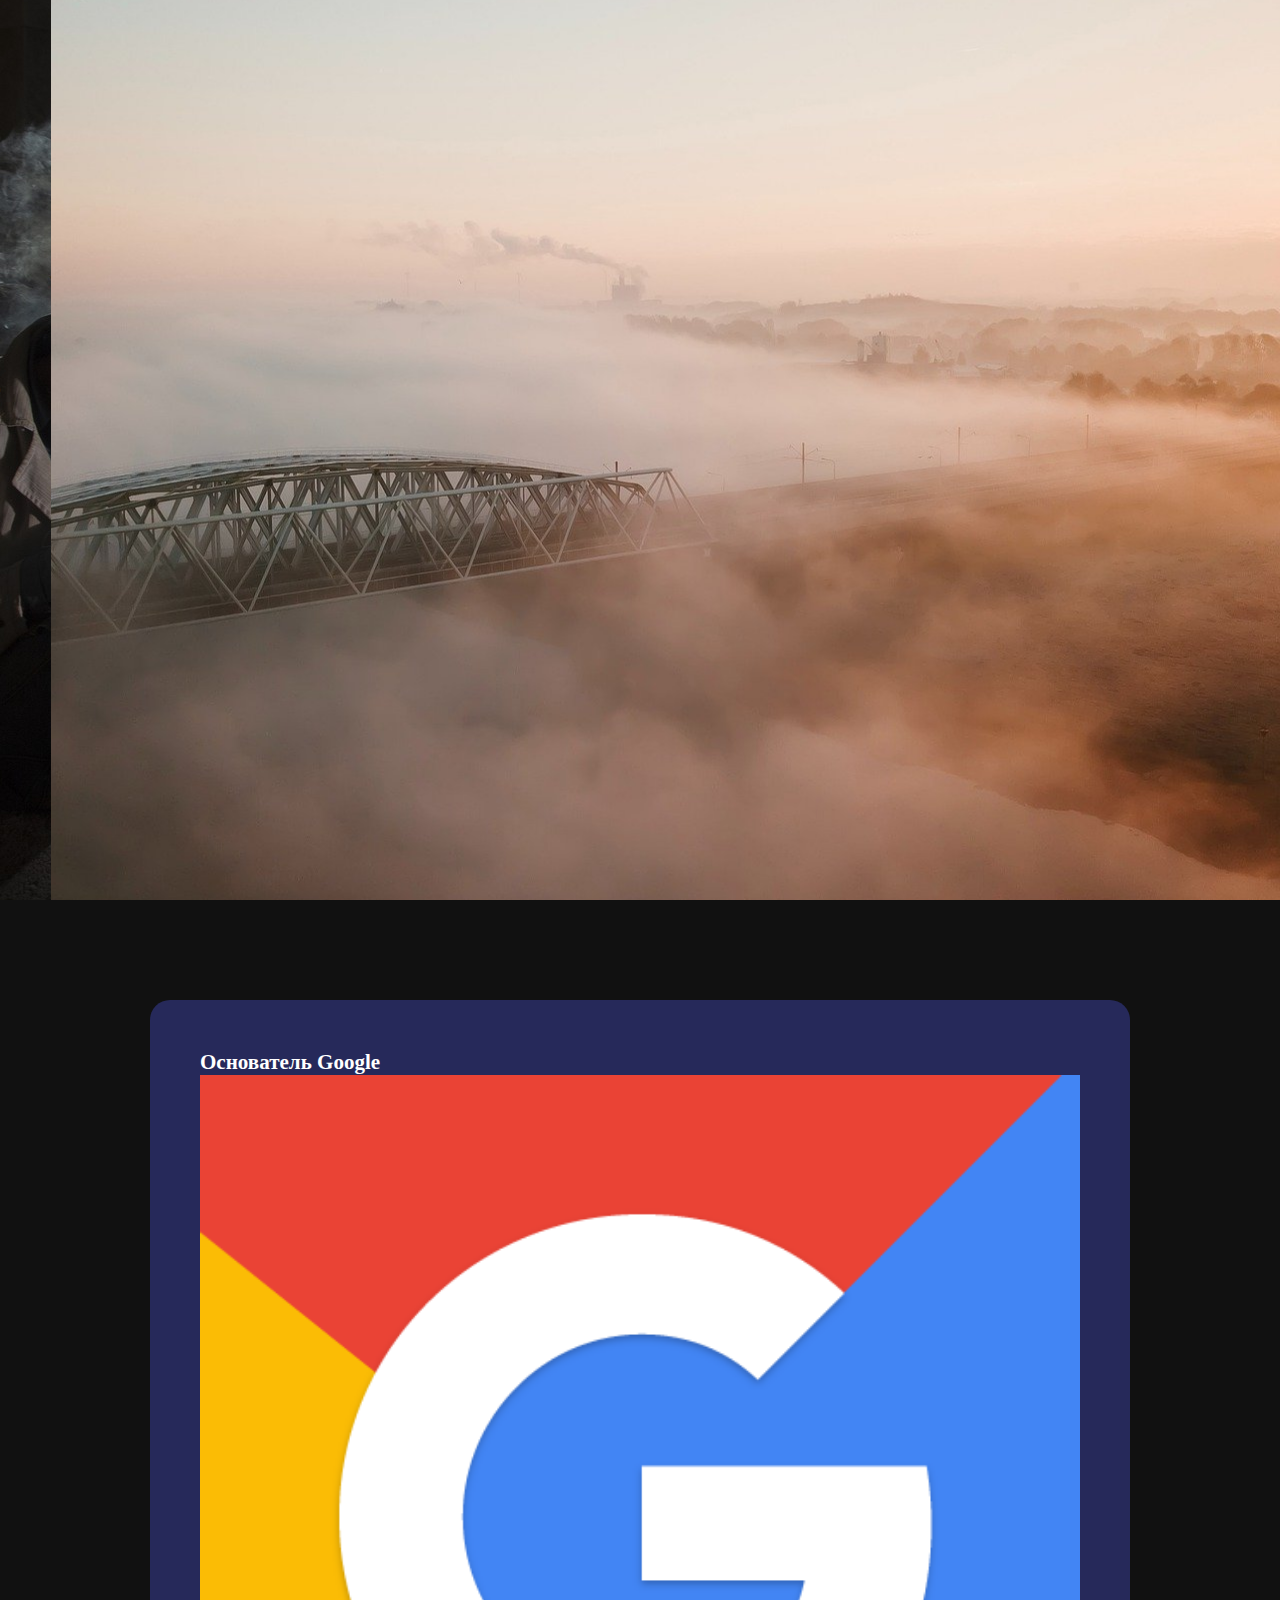
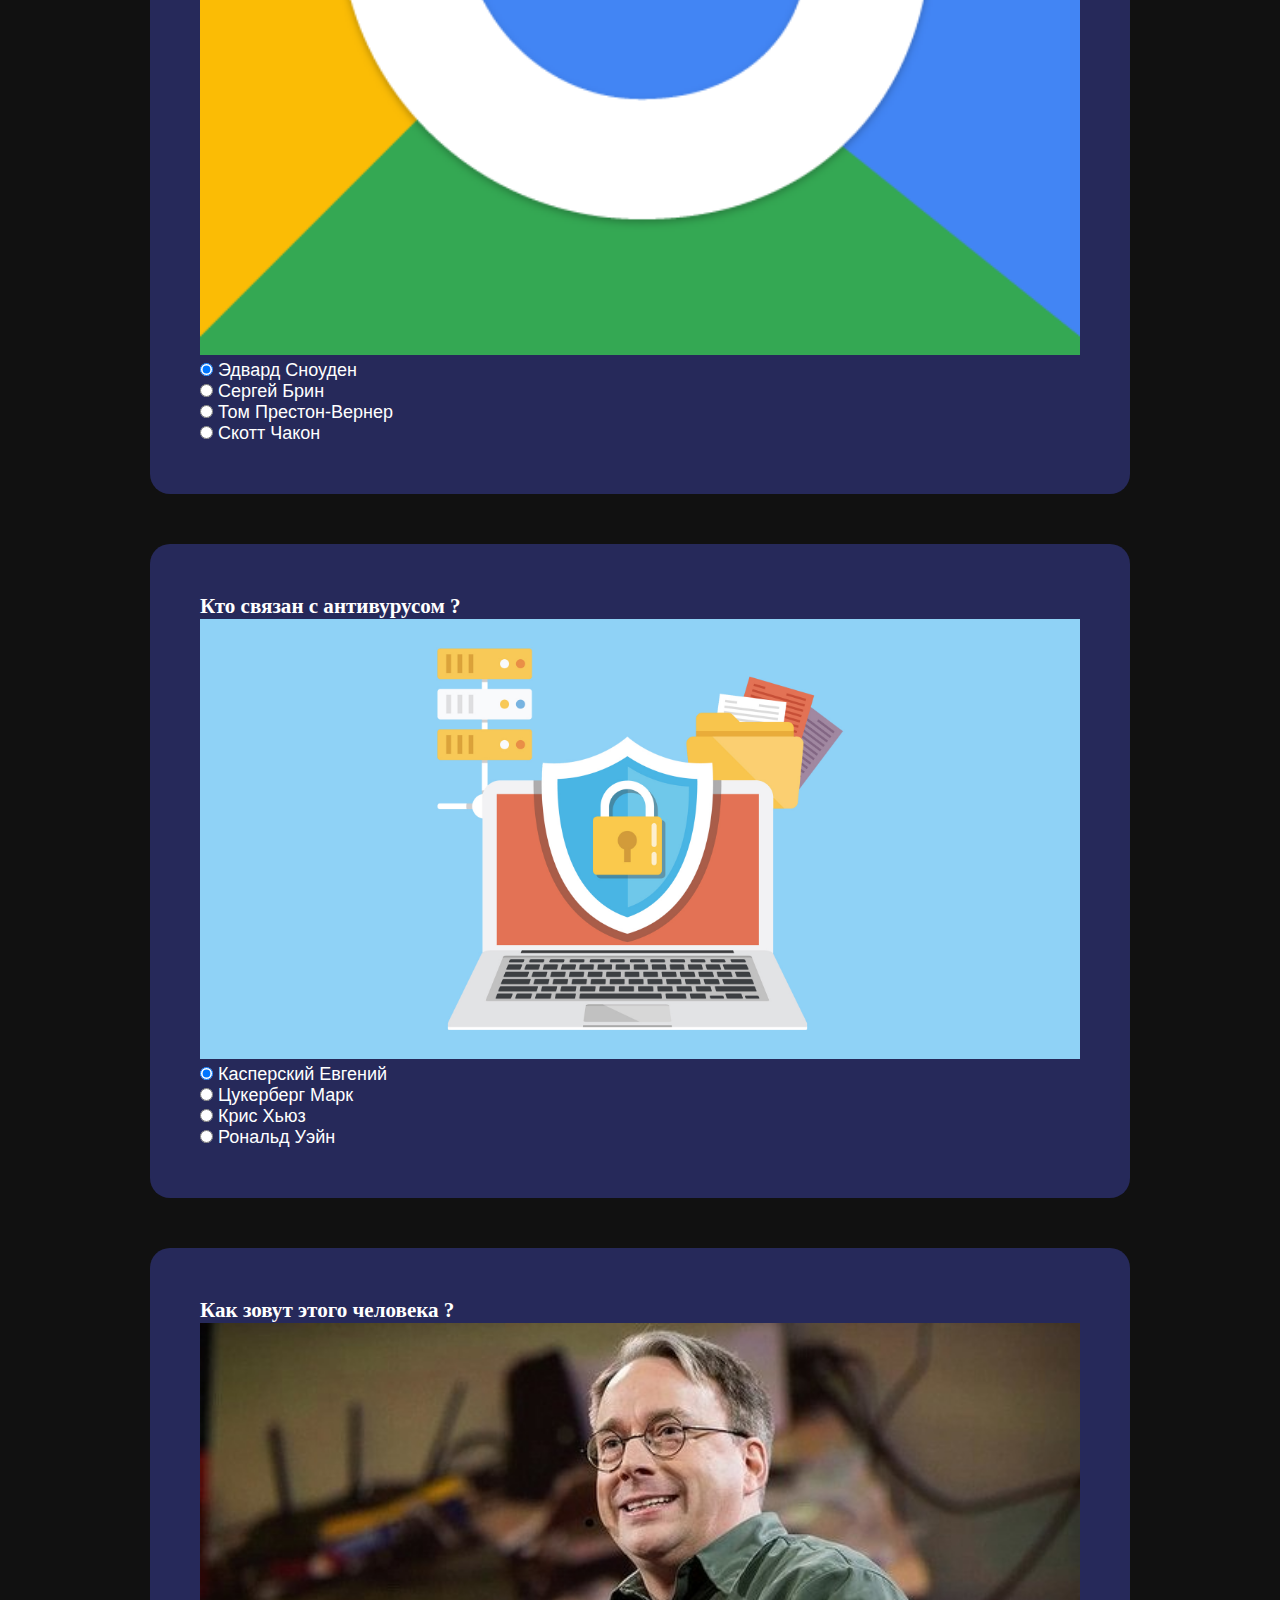
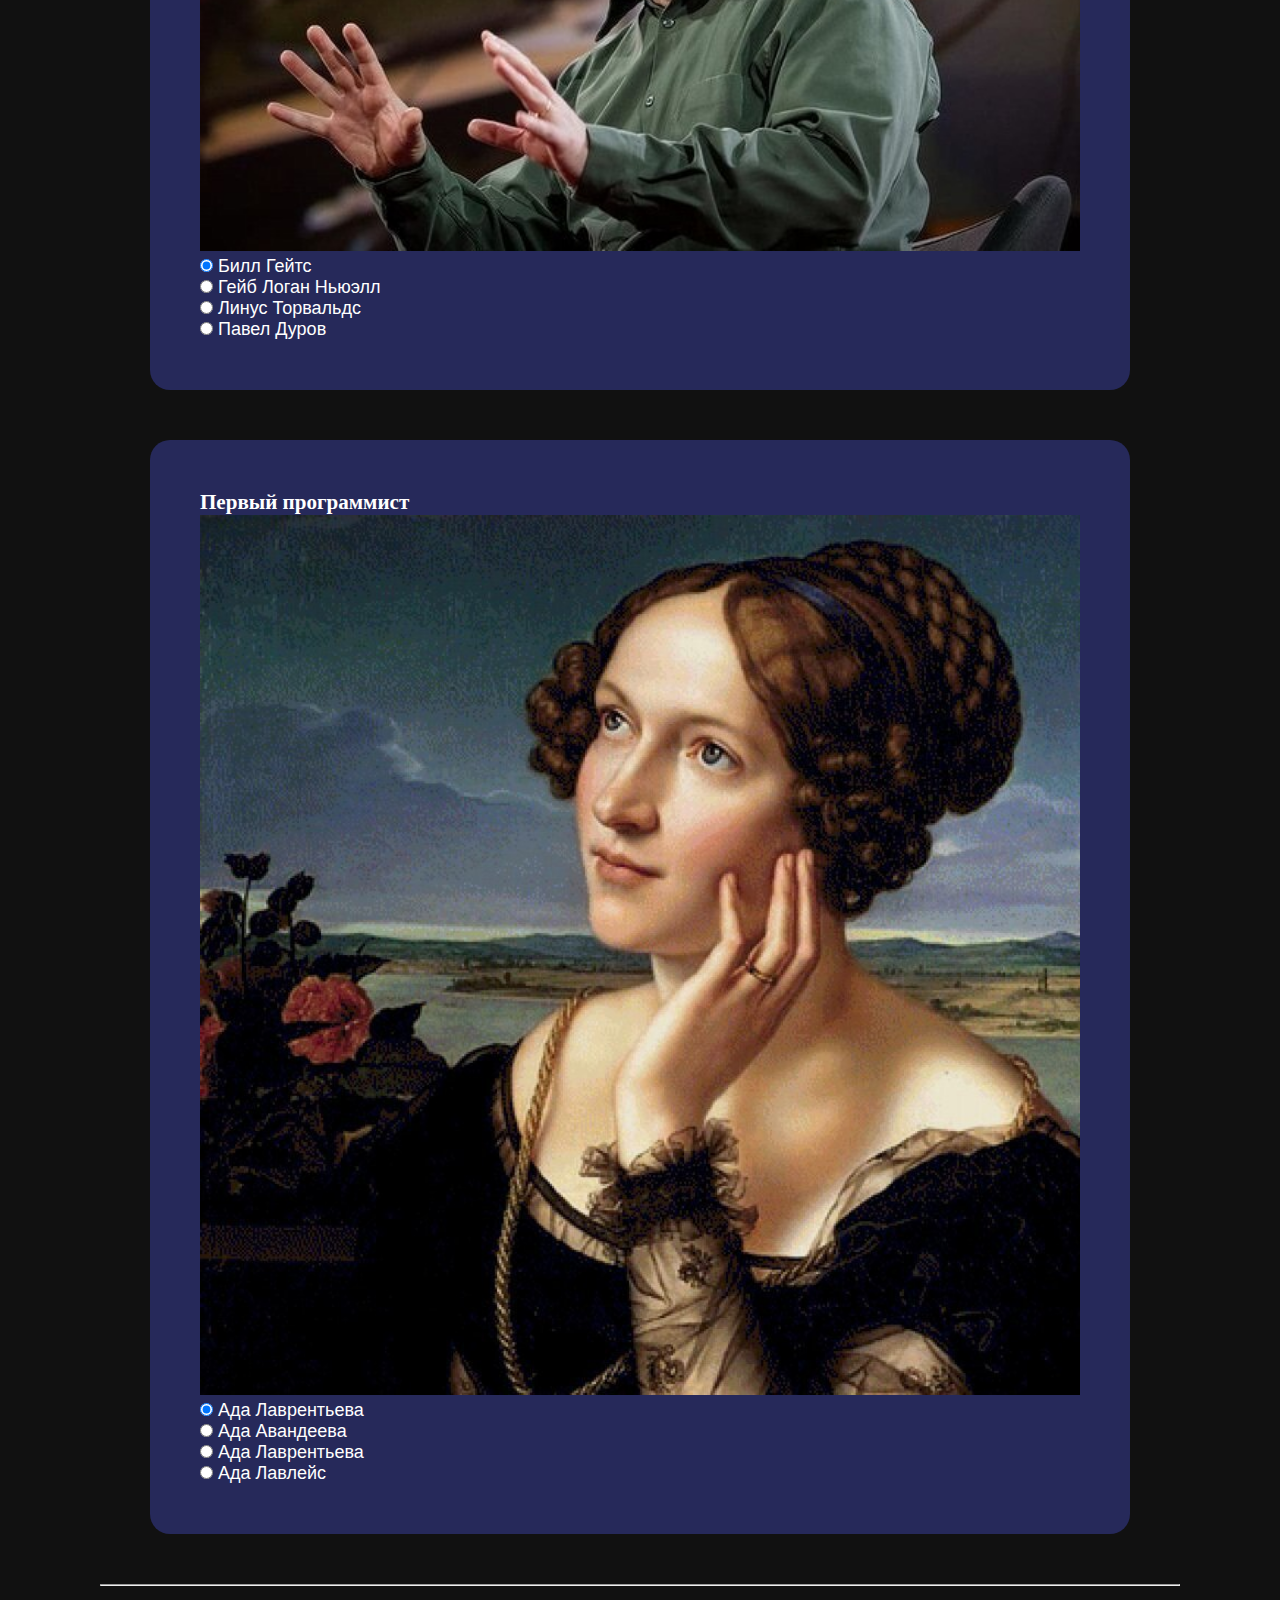
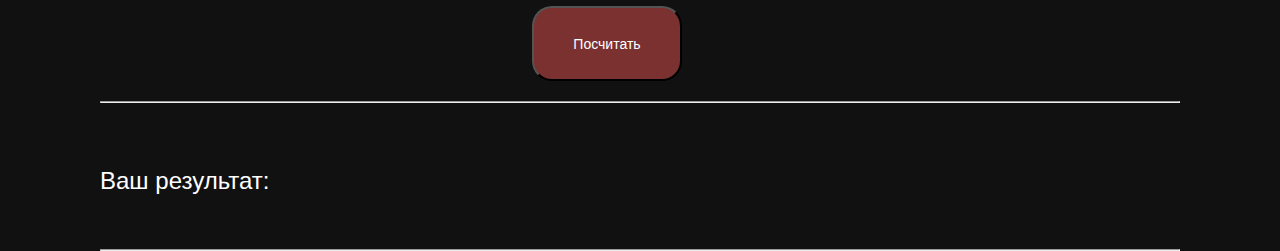
<file: Dont_touch/html/find/People.html>
<!DOCTYPE html>
<html lang="ru">
<head>
    <meta charset="UTF-8">
    <meta http-equiv="CONTENT-LANGUAGE" content="ru">
    <title> Люди </title>
    <link rel="stylesheet" href="../../css/find.css">
    <!-- <link rel="import" href="../stats.html"> -->

</head>
<body>

    <div class="wrapper">
        <div class="main people__bg">
            <h1 class="main__title"> Люди которые изменили IT </h1>
        </div>
        <div class="overlay people"></div>
        <div class="overlay people"></div>
        <div class="overlay people"></div>
        <div class="overlay people"></div>
        <div class="overlay people"></div>
        <div class="overlay people"></div>
        <div class="overlay people"></div>
        <div class="overlay people"></div>
        <div class="overlay people"></div>
        <div class="overlay people"></div>
        <div class="overlay people"></div>
        <div class="overlay people"></div>
        <div class="overlay people"></div>
        <div class="overlay people"></div>
        <div class="overlay people"></div>
        <div class="overlay people"></div>
        <div class="overlay people"></div>
        <div class="overlay people"></div>
        <div class="overlay people"></div>
        <div class="overlay people"></div>
        <div class="overlay people"></div>
        <div class="overlay people"></div>
        <div class="overlay people"></div>
        <div class="overlay people"></div>
        <div class="overlay people"></div>
    </div>

    <div class="contaiter">
        <div class="content">
            <div class="block">
                    <form name="quiz" class="quiz" id="quiz" action="javascript:check();">
                           <div class="block__content">
                            <h3> Основатель Google </h3>
                            <img src="../../img/Peaple/google.png"/> <br>
                            <input name="vopros1" checked="checked" value="no" id="value1" type="radio"> Эдвард Сноуден <br>
                            <input name="vopros1" value="yes" id="value2" type="radio"> Сергей Брин <br>
                            <input name="vopros1" value="no" id="value3" type="radio"> Том Престон-Вернер <br>
                            <input name="vopros1" value="nо" id="value4" type="radio"> Скотт Чакон <br>
                        </div>
                        <div class="block__content">
                            <h3> Кто связан с антивурусом ? </h3>
                            <img src="../../img/Peaple/ynbdbhec.jpg">
                            <input name="vopros2" checked="checked" value="yes" id="value1" type="radio"> Касперский Евгений <br>
                            <input name="vopros2" value="no" id="value2" type="radio"> Цукерберг Марк <br>
                            <input name="vopros2" value="no" id="value3" type="radio"> Крис Хьюз <br>
                            <input name="vopros2" value="nо" id="value4" type="radio"> Рональд Уэйн <br>
                        </div>
                        <div class="block__content">
                            <h3> Как зовут этого человека ?</h3>
                            <img src="../../img/Peaple/linux.jpg" alt="">
                            <input name="vopros3" checked="checked" value="no" id="value1" type="radio"> Билл Гейтс <br>
                            <input name="vopros3" value="no" id="value2" type="radio"> Гейб Логан Ньюэлл <br>
                            <input name="vopros3" value="yes" id="value3" type="radio"> Линус Торвальдс <br>
                            <input name="vopros3" value="nо" id="value4" type="radio"> Павел Дуров <br>
                        </div>
                        <div class="block__content">
                            <h3> Первый программист </h3>
                            <img src="../../img/Peaple/ada.jpg" alt="">
                            <input name="vopros4" checked="checked" value="no" id="value1" type="radio"> Ада Лаврентьева <br>
                            <input name="vopros4" value="no" id="value2" type="radio"> Ада Авандеева <br>
                            <input name="vopros4" value="no" id="value3" type="radio"> Ада Лаврентьева <br>
                            <input name="vopros4" value="yes" id="value4" type="radio"> Ада Лавлейс <br>

                        </div>
                           
                           <hr>
                           <input value=" Посчитать " type="submit" id="submit" onclick="rrr(this)">
                           <hr>
                           <br>
                           <br>
                        </form>
                        <p id="stat"> Ваш результат:  </p>
                        <hr>
            </div>
        </div>
    </div>

<script src="https://cdnjs.cloudflare.com/ajax/libs/jquery/3.3.1/jquery.min.js"></script>
<script src="../../js/history_one.js"></script>
    </body>
</html>
</file>
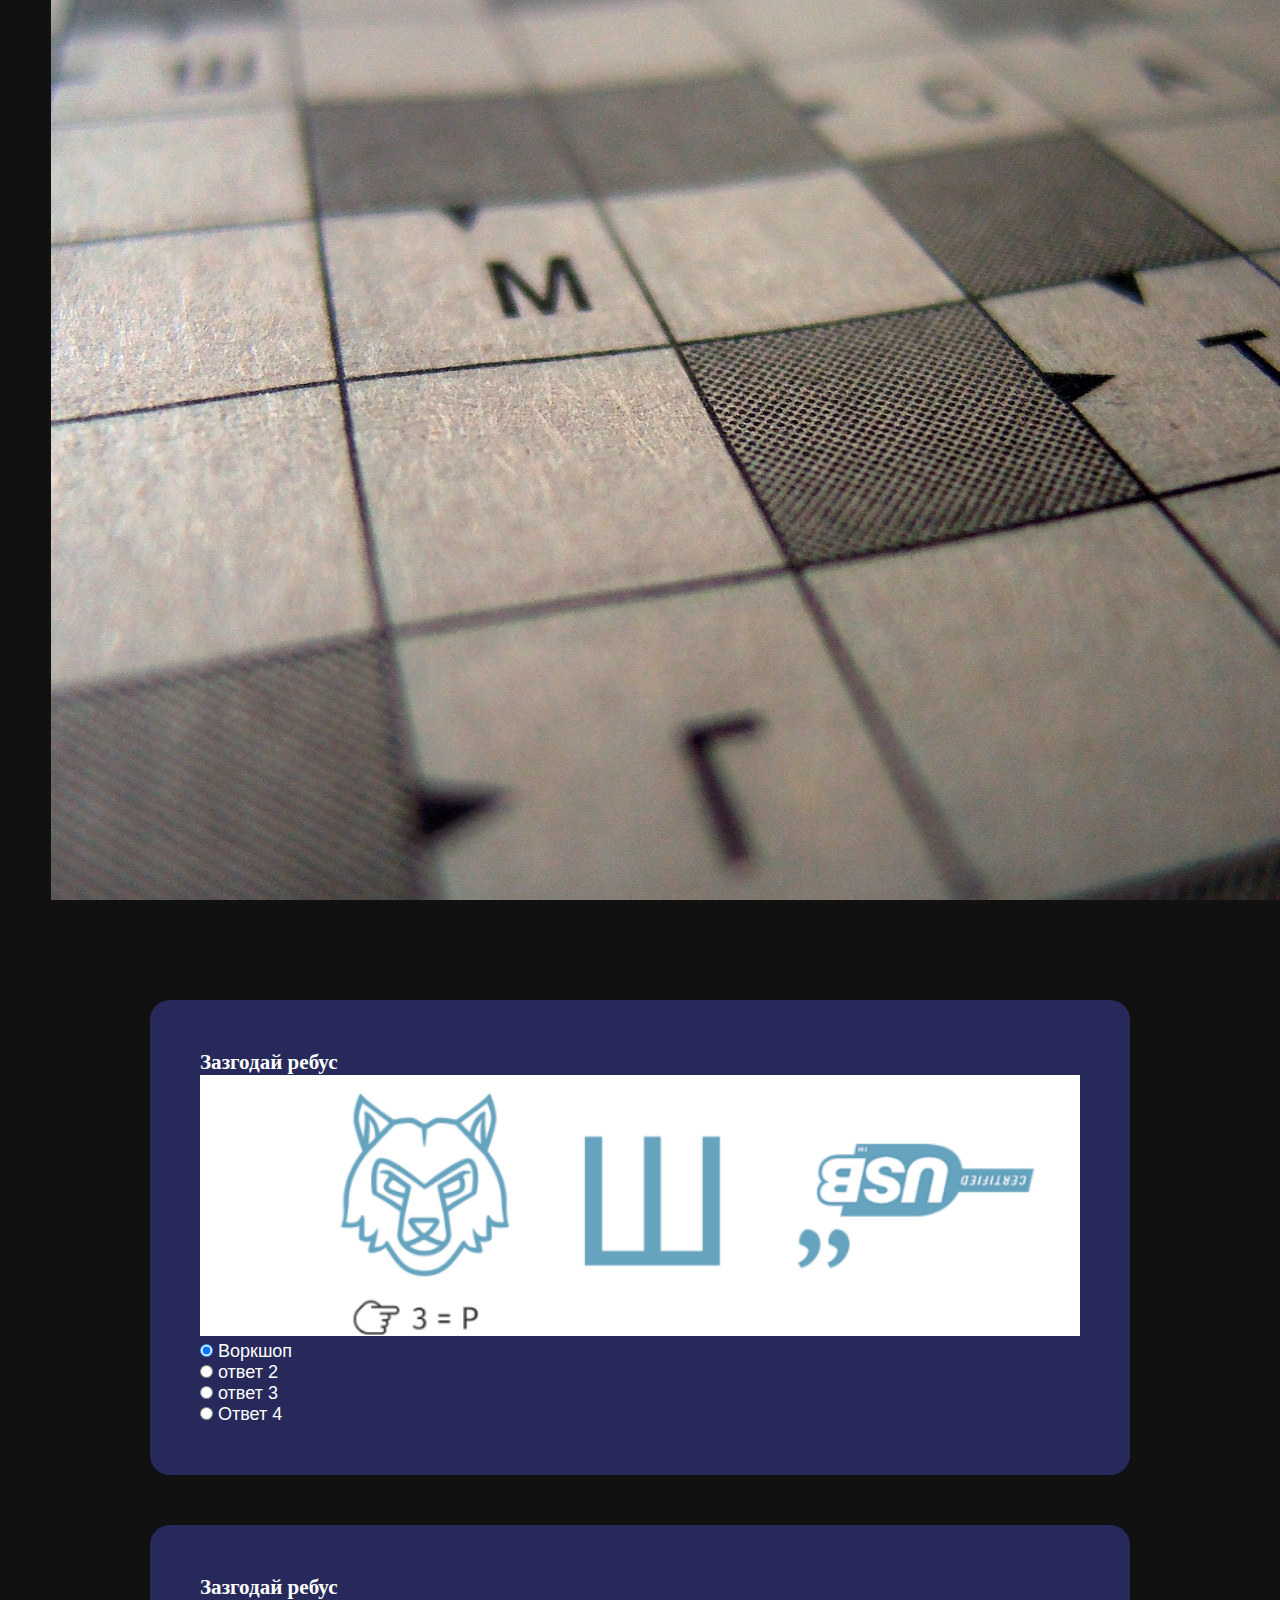
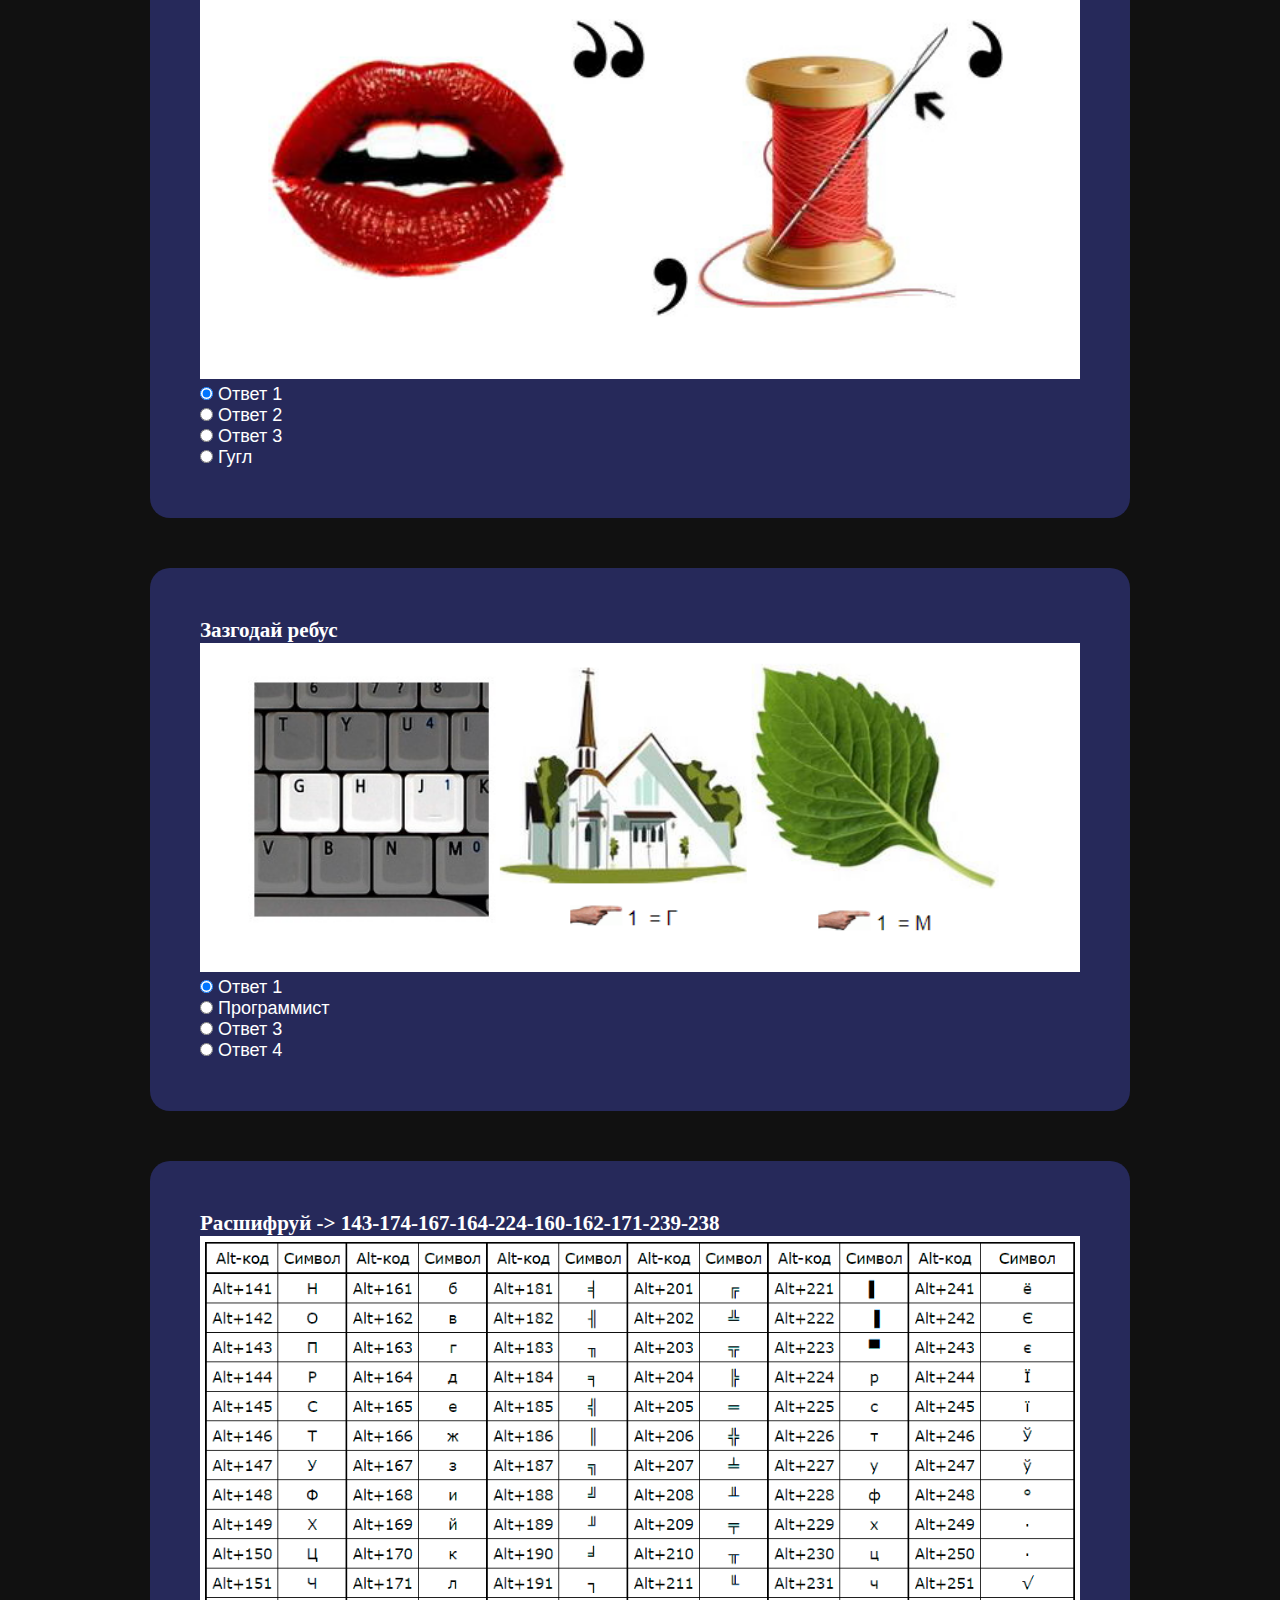
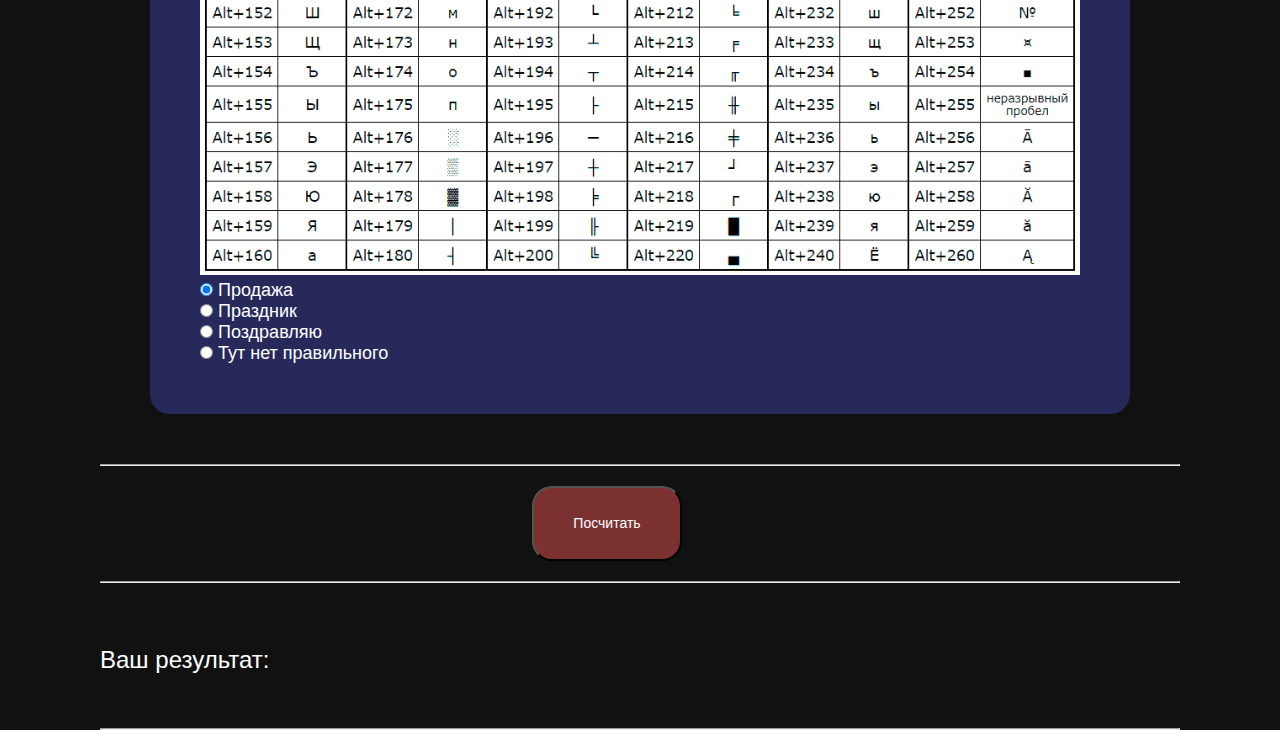
<file: Dont_touch/html/find/priz.html>
<!DOCTYPE html>
<html lang="ru">
<head>
    <meta charset="UTF-8">
    <meta http-equiv="CONTENT-LANGUAGE" content="ru">
    <title> Магия кода </title>
    <link rel="stylesheet" href="../../css/find.css">
    <!-- <link rel="import" href="../stats.html"> -->

</head>
<body>

    <div class="wrapper">
        <div class="main">
            <h1 class="main__title"> Сюрприз кейс </h1>
        </div>
        <div class="overlay prus"></div>
        <div class="overlay prus"></div>
        <div class="overlay prus"></div>
        <div class="overlay prus"></div>
        <div class="overlay prus"></div>
        <div class="overlay prus"></div>
        <div class="overlay prus"></div>
        <div class="overlay prus"></div>
        <div class="overlay prus"></div>
        <div class="overlay prus"></div>
        <div class="overlay prus"></div>
        <div class="overlay prus"></div>
        <div class="overlay prus"></div>
        <div class="overlay prus"></div>
        <div class="overlay prus"></div>
        <div class="overlay prus"></div>
        <div class="overlay prus"></div>
        <div class="overlay prus"></div>
        <div class="overlay prus"></div>
        <div class="overlay prus"></div>
        <div class="overlay prus"></div>
        <div class="overlay prus"></div>
        <div class="overlay prus"></div>
        <div class="overlay prus"></div>
        <div class="overlay prus"></div>
        
    </div>

    <div class="contaiter">
        <div class="content">
            <div class="block">
                    <form name="quiz" class="quiz" id="quiz" action="javascript:check();">
                           <div class="block__content">
                            <h3> Зазгодай ребус </h3>
                            <img src="../../img/Rebus/Воркшоп.png"/> <br>
                            <input name="vopros1" checked="checked" value="yes" id="value1" type="radio"> Воркшоп <br>
                            <input name="vopros1" value="no" id="value2" type="radio"> ответ 2<br>
                            <input name="vopros1" value="no" id="value3" type="radio"> ответ 3 <br>
                            <input name="vopros1" value="nо" id="value4" type="radio"> Ответ 4 <br>
                        </div>
                        <div class="block__content">
                            <h3> Зазгодай ребус </h3>
                            <img src="../../img/Rebus/Гугл.png" alt="">
                            <input name="vopros2" checked="checked" value="no" id="value1" type="radio"> Ответ 1 <br>
                            <input name="vopros2" value="no" id="value2" type="radio"> Ответ 2 <br>
                            <input name="vopros2" value="no" id="value3" type="radio"> Ответ 3 <br>
                            <input name="vopros2" value="yes" id="value4" type="radio"> Гугл <br>
                        </div>
                        <div class="block__content">
                            <h3> Зазгодай ребус </h3>
                            <img src="../../img/Rebus/Программист.png" alt="">
                            <input name="vopros3" checked="checked" value="no" id="value1" type="radio"> Ответ 1 <br>
                            <input name="vopros3" value="yes" id="value2" type="radio"> Программист <br>
                            <input name="vopros3" value="no" id="value3" type="radio"> Ответ 3 <br>
                            <input name="vopros3" value="nо" id="value4" type="radio"> Ответ 4 <br>
                        </div>
                        <div class="block__content">
                            <h3> Расшифруй -> 143-174-167-164-224-160-162-171-239-238</h3>
                            <img src="../../img/Rebus/1539589162176134481.png">
                            <input name="vopros4" checked="checked" value="no" id="value1" type="radio"> Продажа <br>
                            <input name="vopros4" value="no" id="value2" type="radio"> Праздник <br>
                            <input name="vopros4" value="yes" id="value3" type="radio"> Поздравляю <br>
                            <input name="vopros4" value="nо" id="value4" type="radio"> Тут нет правильного <br>

                        </div>
                           
                           <hr>
                           <input value=" Посчитать " type="submit" id="submit" onclick="rrr(this)">
                           <hr>
                           <br>
                           <br>
                        </form>
                        <p id="stat"> Ваш результат:  </p>
                        <hr>
                
            </div>
        </div>
    </div>

<script src="https://cdnjs.cloudflare.com/ajax/libs/jquery/3.3.1/jquery.min.js"></script>
<script src="../../js/history_one.js"></script>


</body>
</html>
</file>
<file: Dont_touch/css/tur.css>
*,
*:before,
*:after{
    padding: 0;
    margin: 0;
    border: 0;
    box-sizing: border-box;
}

html,
body{
    height: 100%;
    background: #333333;
    font-family: Arial, "Helvetica Neue", Helvetica, sans-serif;
    color: white;
    font-size: 20px;
    scroll-behavior: smooth;
}

.wrapper{
    min-height: 100vm;
    display: flex;
    flex-direction: column;
}

.fullscreen{
    min-height: 100vh;
    background: #262995;
    display: flex;
    padding: 20px 0;
}
.fullscreen_title{
    font-size: 70px;
    margin: 0 0 20px 0;
    font-family: 'Bad Script', cursive;
}

.fullscreen_text{
    font-size: 30px;
    margin: 0 0 20px 0;
    font-family: 'Balsamiq Sans', cursive;
}
.fullscreen__body{
    flex: 1 1 auto;
    width: 100%;
    max-width: 1000px;
    margin: 0 auto;
    text-align: center;
    display: flex;
    flex-direction: column;
    justify-content: center;
    padding: 0 20px 450px 0;
}
.fullscreen__link{
    display: inline-block;
    line-height: 50px;
    text-transform: uppercase;
    color: #fff;
    text-decoration: none;
    letter-spacing: 2px;
    background: #e4524f;
    border-radius: 20px;
    align-self: center;
    padding: 0 20px;
}
/* .content{} */
.content__body{
    min-height: 100vh;
    height: 100%;
    max-width: 1000px;
    margin: 0 auto;
    width: 100%;
    padding: 30px 20px;
    width: 100%;
}

.content__body p{
    margin: 0 0 20px 0;
}

.content__body p:last-child{
    margin: 0;
}

.footer{
    background: #000;
    text-align: center;
}
.footer__body{
    max-width: 1000px;
    margin: 0 auto;
    padding: 30px 20px;
}

.fullscreen_bg{background: url("https://cdn.pixabay.com/photo/2015/08/13/01/00/keyboard-886462_960_720.jpg") center / cover no-repeat fixed;}
.fullscreen_bg_0{background: url("https://cdn.pixabay.com/photo/2020/01/08/03/56/man-4749237_960_720.jpg") center / cover no-repeat fixed;}
.fullscreen_bg_1{background: url("https://cdn.pixabay.com/photo/2020/04/21/06/41/bulldog-5071407_960_720.jpg") center / cover no-repeat fixed;}
.fullscreen_bg_2{background: url("https://cdn.pixabay.com/photo/2020/06/26/14/42/architect-5342907_960_720.jpg") center / cover no-repeat fixed;}
.fullscreen_bg_3{background: url("https://cdn.pixabay.com/photo/2014/06/28/12/35/books-378903_960_720.jpg") center / cover no-repeat fixed;}
.fullscreen_bg_4{background: url("https://cdn.pixabay.com/photo/2015/06/08/15/11/typewriter-801921_960_720.jpg") center / cover no-repeat fixed;}
.fullscreen_bg_5{background: url("https://cdn.pixabay.com/photo/2020/05/18/16/17/social-media-5187243_960_720.png") center / cover no-repeat fixed;}
.fullscreen_bg_6{background: url("https://cdn.pixabay.com/photo/2020/07/08/04/12/work-5382501_960_720.jpg") center / cover no-repeat fixed;}
.fullscreen_bg_7{background: url("https://cdn.pixabay.com/photo/2020/05/09/07/41/cassettes-5148602_960_720.jpg") center / cover no-repeat fixed;}
.fullscreen_bg_8{background: url("https://cdn.pixabay.com/photo/2020/05/01/07/59/flatlay-5115827_960_720.jpg") center / cover no-repeat fixed;}
.fullscreen_bg_9{background: url("https://cdn.pixabay.com/photo/2020/06/01/22/23/eyes-5248678_960_720.jpg") center / cover no-repeat fixed;}
.fullscreen_bg_10{background: url("https://cdn.pixabay.com/photo/2019/07/14/16/29/pen-4337524_960_720.jpg") center / cover no-repeat fixed;}
.fullscreen_bg_11{background: url("https://cdn.pixabay.com/photo/2020/05/05/12/12/coffee-5132832_960_720.jpg") center / cover no-repeat fixed;}
.fullscreen_bg_12{background: url("https://cdn.pixabay.com/photo/2020/05/08/17/51/woman-5146765_960_720.jpg") center / cover no-repeat fixed;}
.fullscreen_bg_13{background: url("https://cdn.pixabay.com/photo/2020/04/20/18/10/cinema-5069314_960_720.jpg") center / cover no-repeat fixed;}
.fullscreen_bg_14{background: url("https://cdn.pixabay.com/photo/2020/04/18/20/01/background-5060836_960_720.jpg") center / cover no-repeat fixed;}
.fullscreen_bg_15{background: url("https://cdn.pixabay.com/photo/2020/04/08/16/32/keyboard-5017973_960_720.jpg") center / cover no-repeat fixed;}
.fullscreen_bg_16{background: url("https://cdn.pixabay.com/photo/2020/03/28/16/03/dog-4977599_960_720.jpg") center / cover no-repeat fixed;}
.fullscreen_bg_17{background: url("https://cdn.pixabay.com/photo/2020/03/30/09/15/corona-4983590_960_720.jpg") center / cover no-repeat fixed;}
.fullscreen_bg_18{background: url("https://cdn.pixabay.com/photo/2015/09/09/19/56/office-932926_960_720.jpg") center / cover no-repeat fixed;}
.fullscreen_bg_19{background: url("https://cdn.pixabay.com/photo/2020/03/06/08/00/laptop-4906312_960_720.jpg") center / cover no-repeat fixed;}


.fullscreen_twe{
    background: #262995;
}

.fullscreen__radio_batoon input{
    padding: 20px;
    cursor: pointer;
}
</file>
<file: Dont_touch/css/tree.css>
body {
    font-family: sans-serif;
    max-width: 500px;
    width: 100vh;
    /*height: 100%;*/
}

.wrap {
    position: absolute;
    width: 100%;
    height: 100%;
    left: 0;
    top: 0;
    background-color: #27509e;
    display: grid;
    grid-template-columns: 25% 25% 25% 25%;
    align-items: center;
}

.img {background: url("../img/1.png");}
.img_0{background: url("../img/2.png");}
.img_1{background: url("../img/4.png");}
.img_2{background: url("../img/3.png");}
.img_3 {background: url("../img/1.png");}
.img_4{background: url("../img/2.png");}
.img_5{background: url("../img/4.png");}
.img_6{background: url("../img/3.png");}

.card {
    width: 300px;
    height: 300px;
    position: relative;
    perspective: 1000px;
    cursor: pointer;
}
.front, .back {
    position: absolute;
    width: 100%;
    height: 100%;
    left: 0;
    top: 0;
    display: flex;
    justify-content: center;
    align-items: center;
    transition: 1s;
    backface-visibility: hidden;
    border-radius: 10px;
}
.front {
    background-color: #fff;
}
.back {
    background-color: #1ba1a5;
    transform: rotateY(180deg);
}
.card:hover .front {transform: rotateY(180deg);}
.card:hover .back {transform: rotateY(360deg);}

.begin__span{
    background: rgba(0,0,0,8);
    color: aliceblue;
    font-size: 2em;
    animation: anim 55s linear infinite;
    white-space: nowrap;
    letter-spacing: 5px;
}

@keyframes anim {
    0% {transform: translateX(50%);}
    50%,100%{transform: translateX(-100%);}
}

span{
    color: white;
    font-size: 24px;
    font-family: 'Bad Script', cursive;
}

a{
    text-decoration: none;
    position: relative;
    color: white;
}

.center a::before {
    content: '';
    bottom: 0;
    left: 0;
    position: absolute;
    width: 100%;
    height: 2px;
    background-color: #000;
    transition: 0.2s;
    transform: scaleX(0);
}
.center a:hover:before {
    transform: scaleX(1);
}
</file>
<file: Dont_touch/css/find.css>
*{
    margin: 0;
    padding: 0;
    box-sizing: border-box;
}

body{
    background: #111;
}

.wrapper{
    display: flex;
    height: 100vh;
    position: relative;
}

h3{
    color: white;
    font-family: 'Bad Script', cursive;
    
}

.main{
    display: flex;
    justify-content: center;
    align-items: center;
    position: absolute;
    left: 0;
    right: 0;
    height: 100%;
    width: 100%;
    z-index: 3;
}

.main__title{
    color: white;
    font-size: 52px;
    font-family: 'Bad Script', cursive;
}

.overlay{
    width: 100%;
    height: 100%;
    position: relative;
    z-index: 4;    
   
    transition: 1.2s linear;
}

.histoty{background: url("../img/narrative-794978_1920.jpg") no-repeat center fixed;}
.histoty__bg{background: url("../img/work-1627703_1920.jpg") center / cover no-repeat;}
.people{background: url("../img/bridge-5520899_1920.jpg") no-repeat center fixed;}
.people__bg{background: url("../img/job-5243951_1920.jpg") no-repeat  center fixed;}
.code{background: url("../img/apple-1842297_1920.jpg") no-repeat center fixed;}
.code__bg{background: url("../img/code-820275_1920.jpg") no-repeat / center fixed;}
.prus{background: url("../img/Rebus/fon1.jpg") no-repeat center fixed;}

img{
    width: 100%;
}

.overlay:hover{
    transition: 0s linear;
    opacity: 0;
}

.contaiter{
    margin: 100px;
}

.block{
    height: 100vh;
}

.block__content{
    margin: 50px;
    padding: 50px;
    border-radius: 20px;
    background: #26295a;
    display: block;  
}

.block__title{
    text-align: center;
    color: white;
    font-size: 24px;
    font-family: 'Bad Script', cursive;
}

.block{
    font-size: 18px;
    color: white;
    font-family: 'Franklin Gothic Medium', 'Arial Narrow', Arial, sans-serif;
}

input{
    cursor: pointer;
}

#submit{
    height: 75px;
    width: 150px;
    border-radius: 20px;
    background: rgba(228, 82, 79, 0.5);
    cursor: pointer;
    margin: 20px 40% 20px;
    color: white;
    font-size: 14px;
    font-family: 'Gill Sans', 'Gill Sans MT', Calibri, 'Trebuchet MS', sans-serif;
}

#submit:hover{
    background: rgba(228, 82, 79, 1);
    font-size: 16px;
}

#stat{
    padding: 2% 0 5% 0;
    font-family: inherit;
    font-size: 24px;
}
</file>
